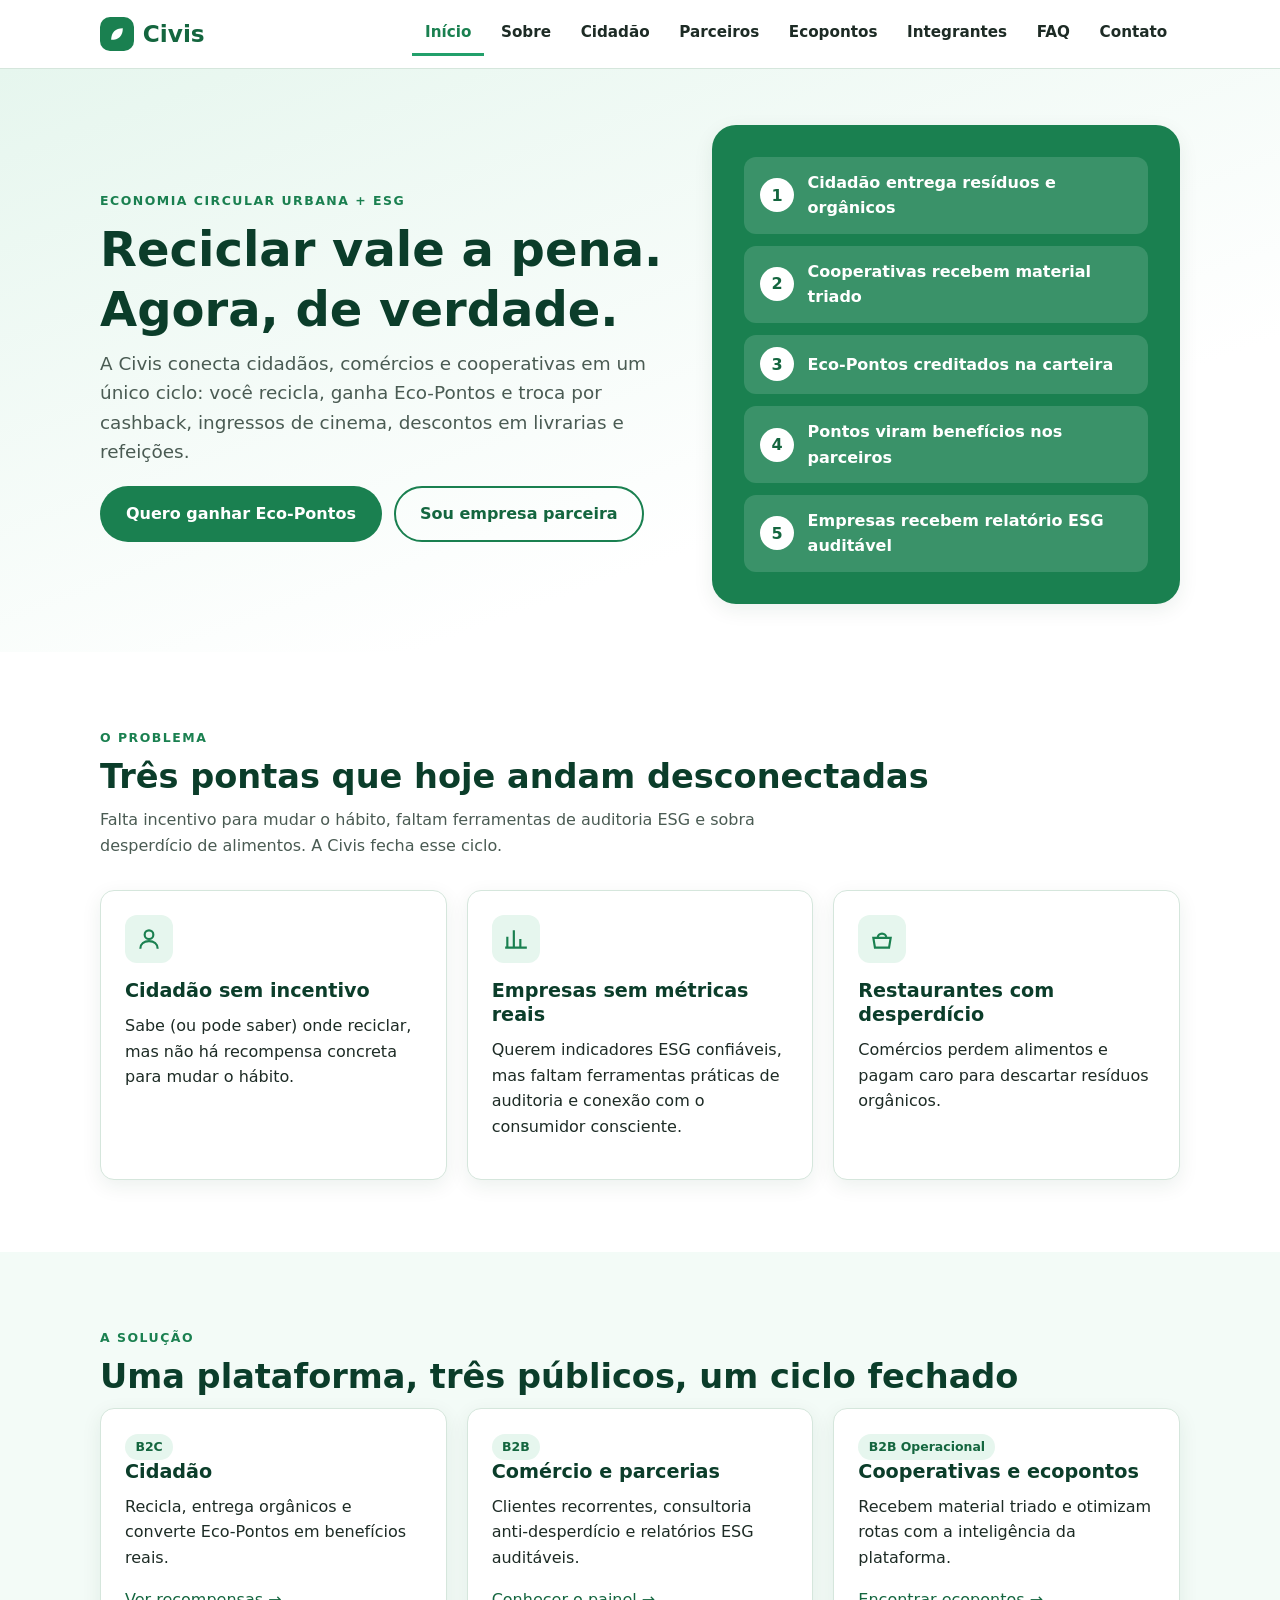
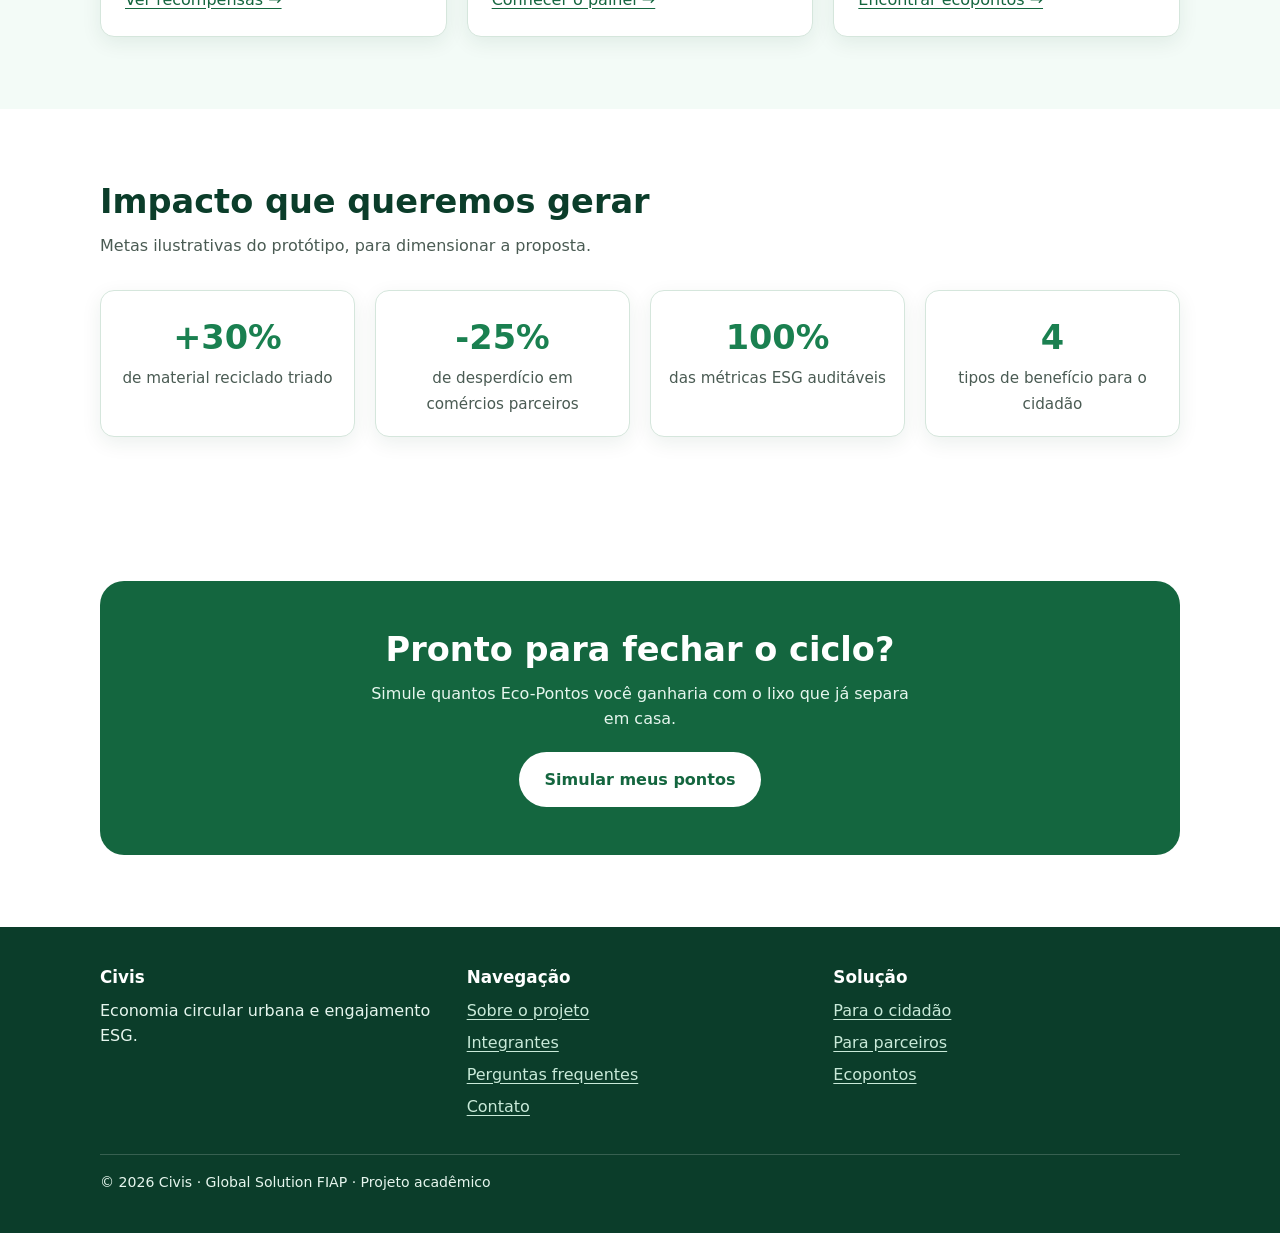
<file: index.html>
<!DOCTYPE html>
<html lang="pt-BR">

<head>
    <meta charset="UTF-8">
    <meta name="viewport" content="width=device-width, initial-scale=1.0">
    <meta name="description"
        content="Civis: plataforma de economia circular urbana que transforma reciclagem em benefícios reais e métricas ESG auditáveis.">
    <title>Civis | Economia circular que recompensa</title>
    <link rel="stylesheet" href="css/style.css">
    <script src="js/main.js" defer></script>
</head>

<body>
    <a class="skip-link" href="#conteudo">Pular para o conteúdo</a>

    <header class="site-header">
        <div class="container site-header__inner">
            <a class="logo" href="index.html" aria-label="Civis - página inicial">
                <span class="logo__icon" aria-hidden="true"><svg viewBox="0 0 24 24">
                        <path d="M5 19c0-9 5-14 14-14 0 9-5 14-14 14z" fill="#fff" />
                    </svg></span>
                Civis
            </a>
            <button class="nav-toggle" type="button" aria-expanded="false" aria-controls="menu-principal"
                aria-label="Abrir menu">
                <span class="nav-toggle__bar"></span><span class="nav-toggle__bar"></span><span
                    class="nav-toggle__bar"></span>
            </button>
            <nav class="nav" id="menu-principal" aria-label="Menu principal">
                <ul class="nav__list">
                    <li><a class="nav__link" href="index.html" aria-current="page">Início</a></li>
                    <li><a class="nav__link" href="sobre.html">Sobre</a></li>
                    <li><a class="nav__link" href="cidadao.html">Cidadão</a></li>
                    <li><a class="nav__link" href="parceiros.html">Parceiros</a></li>
                    <li><a class="nav__link" href="ecopontos.html">Ecopontos</a></li>
                    <li><a class="nav__link" href="integrantes.html">Integrantes</a></li>
                    <li><a class="nav__link" href="faq.html">FAQ</a></li>
                    <li><a class="nav__link" href="contato.html">Contato</a></li>
                </ul>
            </nav>
        </div>
    </header>

    <main id="conteudo">
        <section class="hero">
            <div class="container hero__grid">
                <div>
                    <span class="eyebrow">Economia circular urbana + ESG</span>
                    <h1>Reciclar vale a pena. Agora, de verdade.</h1>
                    <p class="hero__lead">A Civis conecta cidadãos, comércios e cooperativas em um único ciclo: você
                        recicla, ganha Eco-Pontos e troca por cashback, ingressos de cinema, descontos em livrarias e
                        refeições.</p>
                    <div class="btn-group">
                        <a class="btn btn--primary" href="cidadao.html">Quero ganhar Eco-Pontos</a>
                        <a class="btn btn--outline" href="parceiros.html">Sou empresa parceira</a>
                    </div>
                </div>
                <div class="hero__visual">
                    <ol class="cycle" aria-label="Como o ciclo da Civis funciona">
                        <li class="cycle__item"><span class="cycle__num">1</span> Cidadão entrega resíduos e orgânicos
                        </li>
                        <li class="cycle__item"><span class="cycle__num">2</span> Cooperativas recebem material triado
                        </li>
                        <li class="cycle__item"><span class="cycle__num">3</span> Eco-Pontos creditados na carteira</li>
                        <li class="cycle__item"><span class="cycle__num">4</span> Pontos viram benefícios nos parceiros
                        </li>
                        <li class="cycle__item"><span class="cycle__num">5</span> Empresas recebem relatório ESG
                            auditável</li>
                    </ol>
                </div>
            </div>
        </section>

        <section class="section" aria-labelledby="titulo-problema">
            <div class="container">
                <span class="eyebrow">O problema</span>
                <h2 id="titulo-problema">Três pontas que hoje andam desconectadas</h2>
                <p class="section__intro">Falta incentivo para mudar o hábito, faltam ferramentas de auditoria ESG e
                    sobra desperdício de alimentos. A Civis fecha esse ciclo.</p>
                <div class="grid grid--3">
                    <article class="card">
                        <div class="card__icon" aria-hidden="true"><svg viewBox="0 0 24 24" fill="none" stroke="#1a8050"
                                stroke-width="2">
                                <circle cx="12" cy="8" r="4" />
                                <path d="M4 21c0-4.5 3.5-7 8-7s8 2.5 8 7" />
                            </svg></div>
                        <h3>Cidadão sem incentivo</h3>
                        <p>Sabe (ou pode saber) onde reciclar, mas não há recompensa concreta para mudar o hábito.</p>
                    </article>
                    <article class="card">
                        <div class="card__icon" aria-hidden="true"><svg viewBox="0 0 24 24" fill="none" stroke="#1a8050"
                                stroke-width="2">
                                <path d="M4 20V10M10 20V4M16 20v-8M22 20H2" />
                            </svg></div>
                        <h3>Empresas sem métricas reais</h3>
                        <p>Querem indicadores ESG confiáveis, mas faltam ferramentas práticas de auditoria e conexão com
                            o consumidor consciente.</p>
                    </article>
                    <article class="card">
                        <div class="card__icon" aria-hidden="true"><svg viewBox="0 0 24 24" fill="none" stroke="#1a8050"
                                stroke-width="2">
                                <path d="M4 11h16l-1.5 9h-13z" />
                                <path d="M8 11a4 4 0 0 1 8 0" />
                            </svg></div>
                        <h3>Restaurantes com desperdício</h3>
                        <p>Comércios perdem alimentos e pagam caro para descartar resíduos orgânicos.</p>
                    </article>
                </div>
            </div>
        </section>

        <section class="section section--alt" aria-labelledby="titulo-solucao">
            <div class="container">
                <span class="eyebrow">A solução</span>
                <h2 id="titulo-solucao">Uma plataforma, três públicos, um ciclo fechado</h2>
                <div class="grid grid--3">
                    <article class="card">
                        <span class="tag">B2C</span>
                        <h3>Cidadão</h3>
                        <p>Recicla, entrega orgânicos e converte Eco-Pontos em benefícios reais.</p>
                        <a href="cidadao.html">Ver recompensas →</a>
                    </article>
                    <article class="card">
                        <span class="tag">B2B</span>
                        <h3>Comércio e parcerias</h3>
                        <p>Clientes recorrentes, consultoria anti-desperdício e relatórios ESG auditáveis.</p>
                        <a href="parceiros.html">Conhecer o painel →</a>
                    </article>
                    <article class="card">
                        <span class="tag">B2B Operacional</span>
                        <h3>Cooperativas e ecopontos</h3>
                        <p>Recebem material triado e otimizam rotas com a inteligência da plataforma.</p>
                        <a href="ecopontos.html">Encontrar ecopontos →</a>
                    </article>
                </div>
            </div>
        </section>

        <section class="section" aria-labelledby="titulo-numeros">
            <div class="container">
                <h2 id="titulo-numeros">Impacto que queremos gerar</h2>
                <p class="section__intro">Metas ilustrativas do protótipo, para dimensionar a proposta.</p>
                <div class="grid grid--4">
                    <div class="card stat"><span class="stat__value">+30%</span><span class="stat__label">de material
                            reciclado triado</span></div>
                    <div class="card stat"><span class="stat__value">-25%</span><span class="stat__label">de desperdício
                            em comércios parceiros</span></div>
                    <div class="card stat"><span class="stat__value">100%</span><span class="stat__label">das métricas
                            ESG auditáveis</span></div>
                    <div class="card stat"><span class="stat__value">4</span><span class="stat__label">tipos de
                            benefício para o cidadão</span></div>
                </div>
            </div>
        </section>

        <section class="section">
            <div class="container">
                <div class="cta">
                    <h2>Pronto para fechar o ciclo?</h2>
                    <p>Simule quantos Eco-Pontos você ganharia com o lixo que já separa em casa.</p>
                    <div class="btn-group"><a class="btn btn--light" href="cidadao.html">Simular meus pontos</a></div>
                </div>
            </div>
        </section>
    </main>

    <footer class="site-footer">
        <div class="container">
            <div class="grid grid--3">
                <div>
                    <h2>Civis</h2>
                    <p>Economia circular urbana e engajamento ESG.</p>
                </div>
                <nav aria-label="Rodapé">
                    <h2>Navegação</h2>
                    <ul>
                        <li><a href="sobre.html">Sobre o projeto</a></li>
                        <li><a href="integrantes.html">Integrantes</a></li>
                        <li><a href="faq.html">Perguntas frequentes</a></li>
                        <li><a href="contato.html">Contato</a></li>
                    </ul>
                </nav>
                <div>
                    <h2>Solução</h2>
                    <ul>
                        <li><a href="cidadao.html">Para o cidadão</a></li>
                        <li><a href="parceiros.html">Para parceiros</a></li>
                        <li><a href="ecopontos.html">Ecopontos</a></li>
                    </ul>
                </div>
            </div>
            <p class="site-footer__bottom">© 2026 Civis · Global Solution FIAP · Projeto acadêmico</p>
        </div>
    </footer>
</body>

</html>
</file>
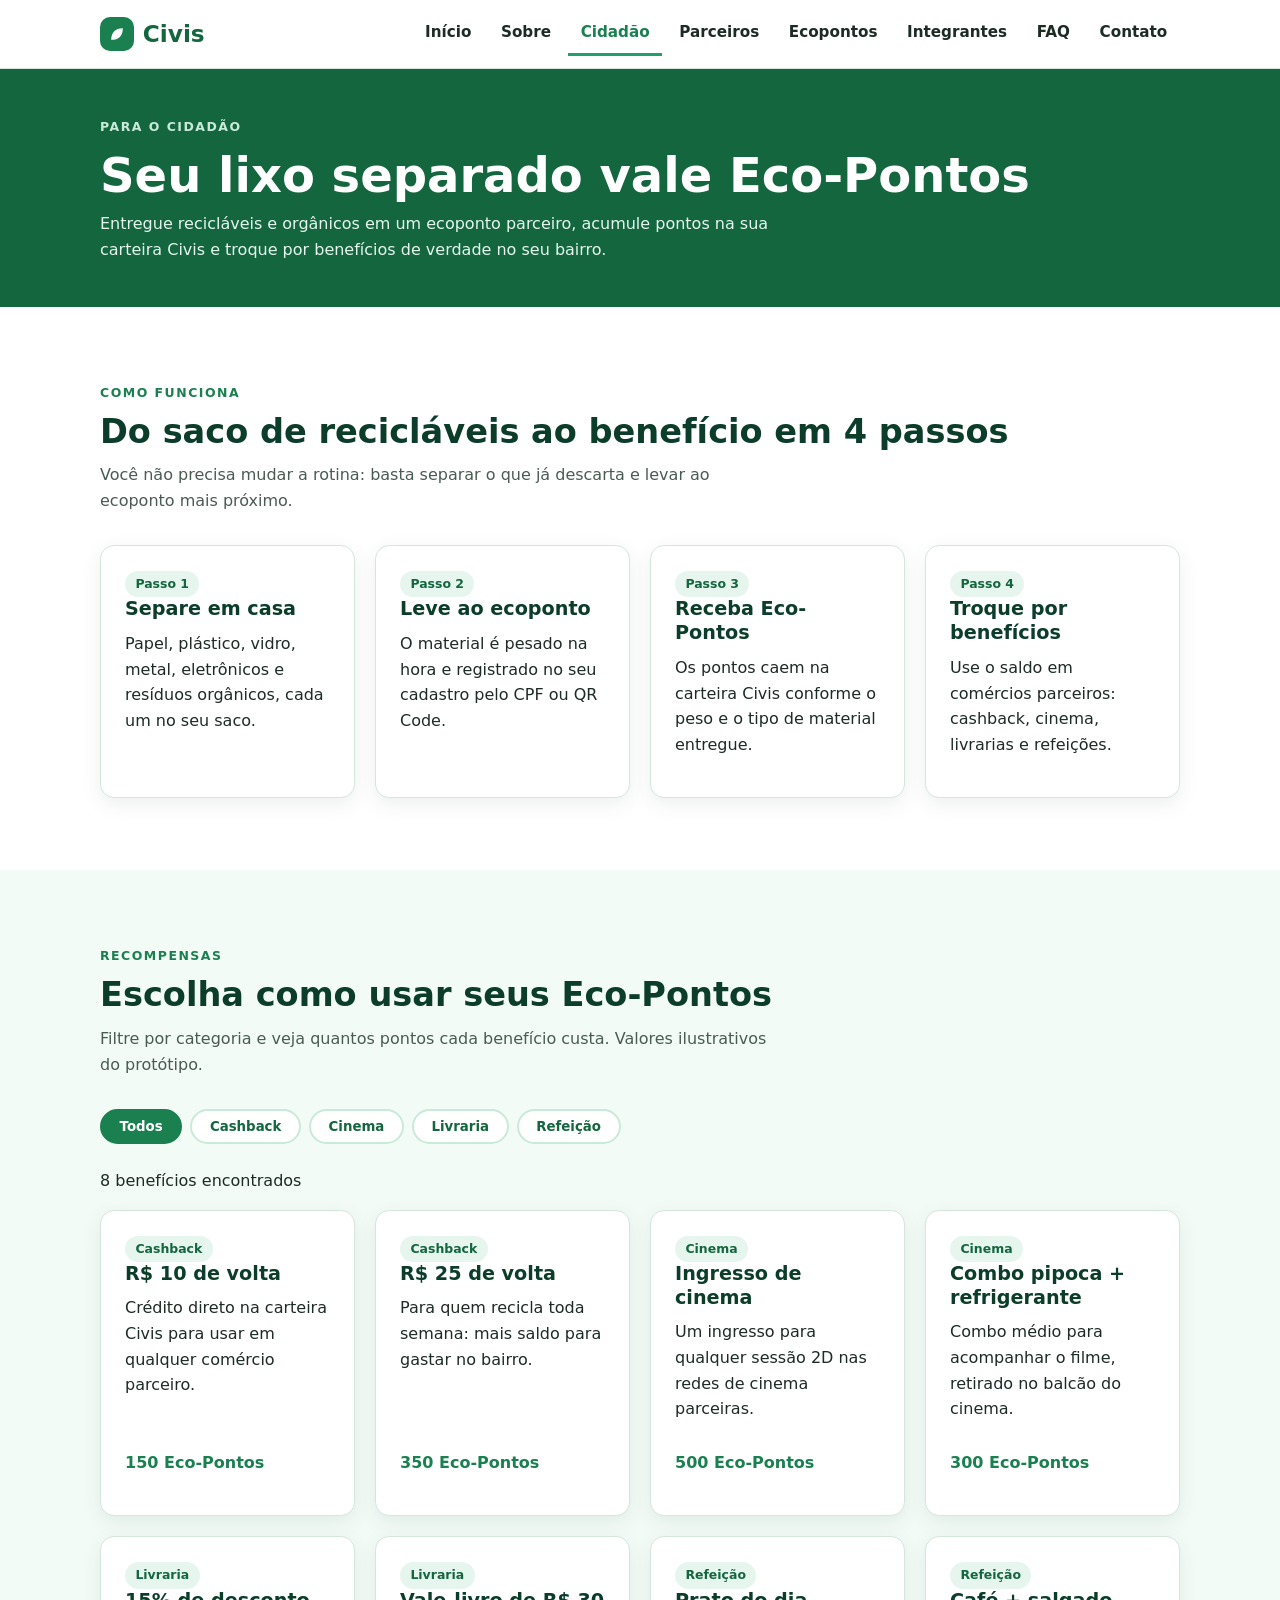
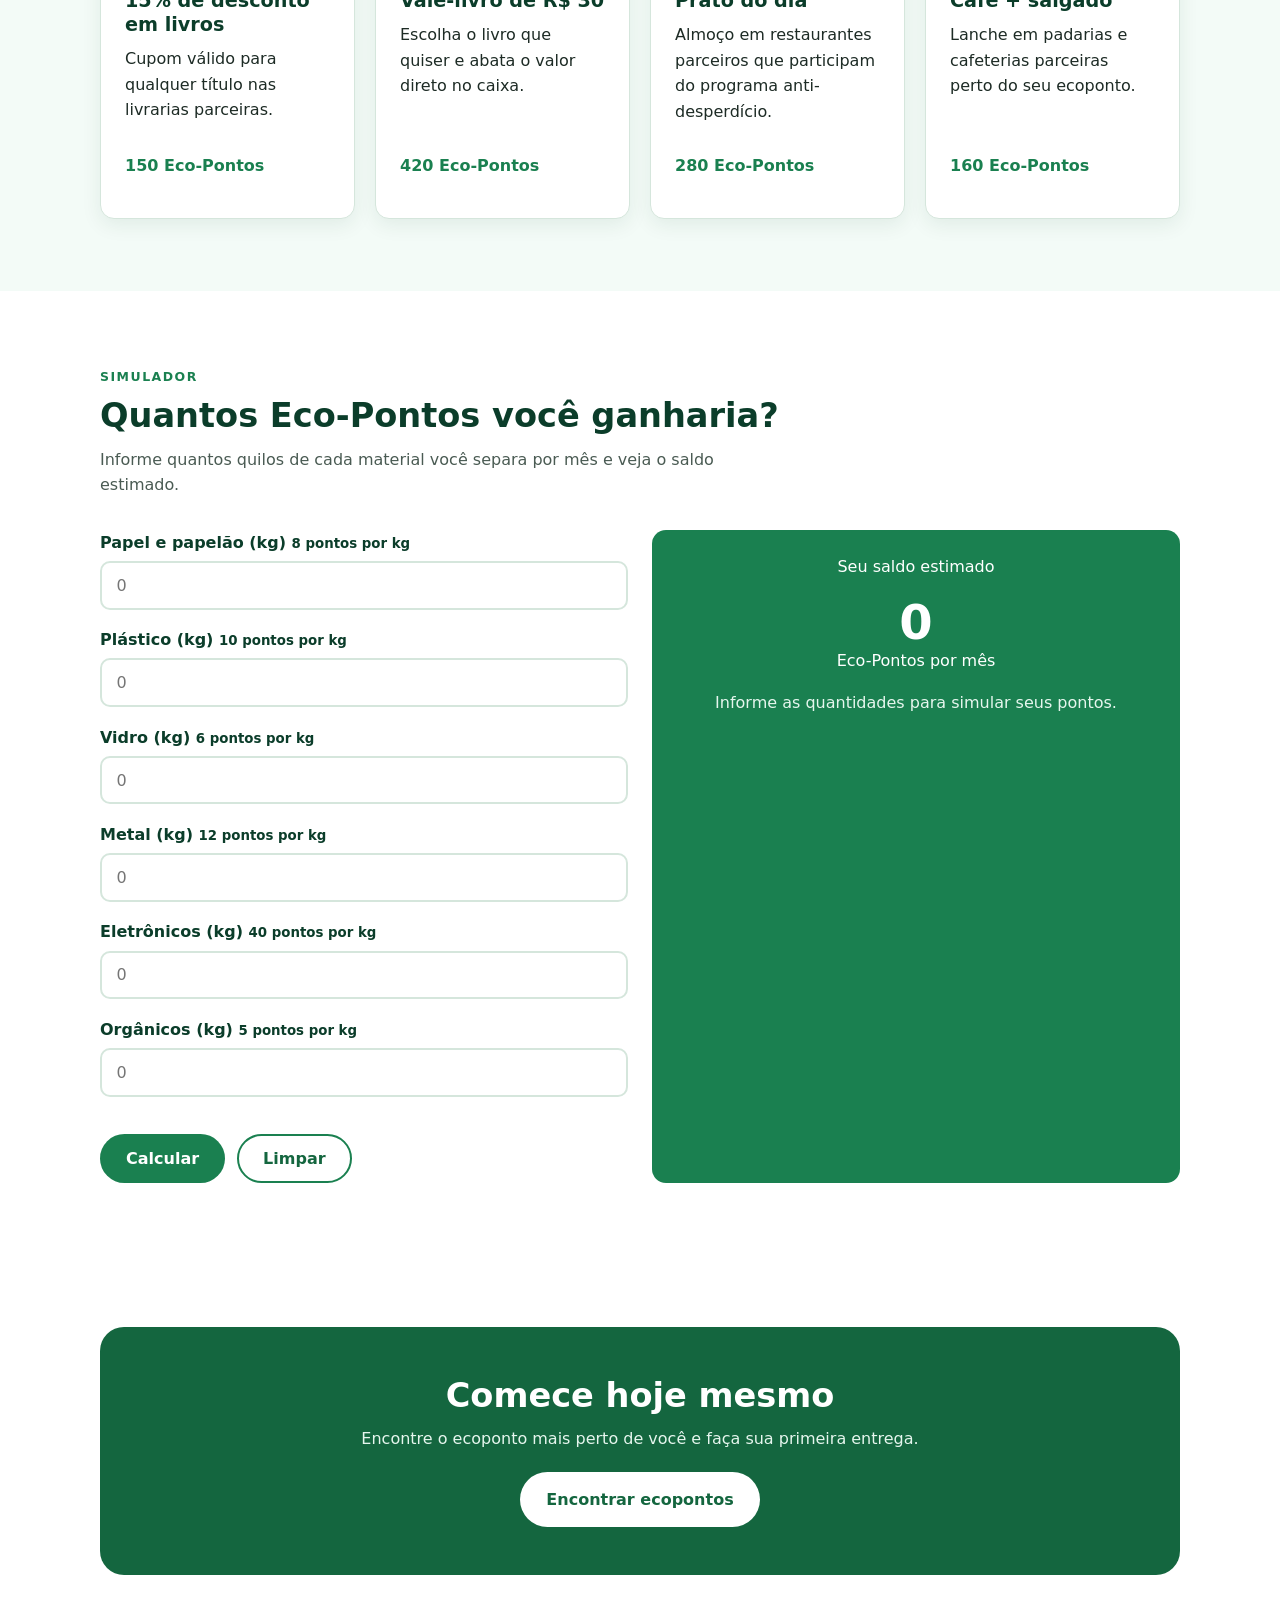
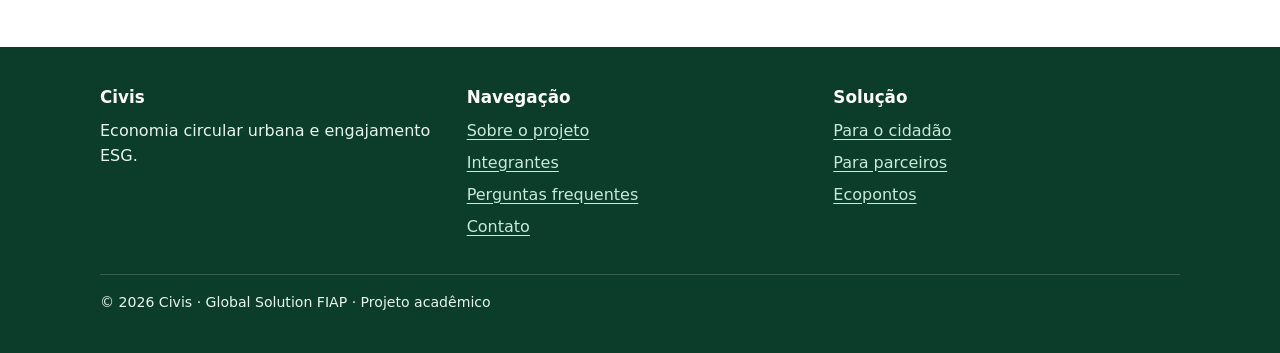
<file: cidadao.html>
<!DOCTYPE html>
<html lang="pt-BR">

<head>
    <meta charset="UTF-8">
    <meta name="viewport" content="width=device-width, initial-scale=1.0">
    <meta name="description"
        content="Civis para o cidadão: recicle, acumule Eco-Pontos e troque por cashback, cinema, livros e refeições.">
    <title>Cidadão | Civis</title>
    <link rel="stylesheet" href="css/style.css">
    <script src="js/main.js" defer></script>
</head>

<body>
    <a class="skip-link" href="#conteudo">Pular para o conteúdo</a>

    <header class="site-header">
        <div class="container site-header__inner">
            <a class="logo" href="index.html" aria-label="Civis - página inicial">
                <span class="logo__icon" aria-hidden="true"><svg viewBox="0 0 24 24">
                        <path d="M5 19c0-9 5-14 14-14 0 9-5 14-14 14z" fill="#fff" />
                    </svg></span>
                Civis
            </a>
            <button class="nav-toggle" type="button" aria-expanded="false" aria-controls="menu-principal"
                aria-label="Abrir menu">
                <span class="nav-toggle__bar"></span><span class="nav-toggle__bar"></span><span
                    class="nav-toggle__bar"></span>
            </button>
            <nav class="nav" id="menu-principal" aria-label="Menu principal">
                <ul class="nav__list">
                    <li><a class="nav__link" href="index.html">Início</a></li>
                    <li><a class="nav__link" href="sobre.html">Sobre</a></li>
                    <li><a class="nav__link" href="cidadao.html" aria-current="page">Cidadão</a></li>
                    <li><a class="nav__link" href="parceiros.html">Parceiros</a></li>
                    <li><a class="nav__link" href="ecopontos.html">Ecopontos</a></li>
                    <li><a class="nav__link" href="integrantes.html">Integrantes</a></li>
                    <li><a class="nav__link" href="faq.html">FAQ</a></li>
                    <li><a class="nav__link" href="contato.html">Contato</a></li>
                </ul>
            </nav>
        </div>
    </header>

    <main id="conteudo">
        <section class="page-hero">
            <div class="container">
                <span class="eyebrow">Para o cidadão</span>
                <h1>Seu lixo separado vale Eco-Pontos</h1>
                <p>Entregue recicláveis e orgânicos em um ecoponto parceiro, acumule pontos na sua carteira Civis e
                    troque por benefícios de verdade no seu bairro.</p>
            </div>
        </section>

        <section class="section" aria-labelledby="titulo-como">
            <div class="container">
                <span class="eyebrow">Como funciona</span>
                <h2 id="titulo-como">Do saco de recicláveis ao benefício em 4 passos</h2>
                <p class="section__intro">Você não precisa mudar a rotina: basta separar o que já descarta e levar ao
                    ecoponto mais próximo.</p>
                <div class="grid grid--4">
                    <article class="card">
                        <span class="tag">Passo 1</span>
                        <h3>Separe em casa</h3>
                        <p>Papel, plástico, vidro, metal, eletrônicos e resíduos orgânicos, cada um no seu saco.</p>
                    </article>
                    <article class="card">
                        <span class="tag">Passo 2</span>
                        <h3>Leve ao ecoponto</h3>
                        <p>O material é pesado na hora e registrado no seu cadastro pelo CPF ou QR Code.</p>
                    </article>
                    <article class="card">
                        <span class="tag">Passo 3</span>
                        <h3>Receba Eco-Pontos</h3>
                        <p>Os pontos caem na carteira Civis conforme o peso e o tipo de material entregue.</p>
                    </article>
                    <article class="card">
                        <span class="tag">Passo 4</span>
                        <h3>Troque por benefícios</h3>
                        <p>Use o saldo em comércios parceiros: cashback, cinema, livrarias e refeições.</p>
                    </article>
                </div>
            </div>
        </section>

        <section class="section section--alt" aria-labelledby="titulo-recompensas">
            <div class="container">
                <span class="eyebrow">Recompensas</span>
                <h2 id="titulo-recompensas">Escolha como usar seus Eco-Pontos</h2>
                <p class="section__intro">Filtre por categoria e veja quantos pontos cada benefício custa. Valores
                    ilustrativos do protótipo.</p>
                <div class="filter-bar" role="group" aria-label="Filtrar recompensas por categoria">
                    <button class="filter-btn" type="button" data-filtro="todos" aria-pressed="true">Todos</button>
                    <button class="filter-btn" type="button" data-filtro="cashback"
                        aria-pressed="false">Cashback</button>
                    <button class="filter-btn" type="button" data-filtro="cinema" aria-pressed="false">Cinema</button>
                    <button class="filter-btn" type="button" data-filtro="livraria"
                        aria-pressed="false">Livraria</button>
                    <button class="filter-btn" type="button" data-filtro="refeicao"
                        aria-pressed="false">Refeição</button>
                </div>
                <p id="contador-recompensas" aria-live="polite">8 benefícios encontrados</p>
                <div class="grid grid--4">
                    <article class="card reward" data-categoria="cashback">
                        <div><span class="tag">Cashback</span></div>
                        <h3>R$ 10 de volta</h3>
                        <p>Crédito direto na carteira Civis para usar em qualquer comércio parceiro.</p>
                        <p class="reward__cost">150 Eco-Pontos</p>
                    </article>
                    <article class="card reward" data-categoria="cashback">
                        <div><span class="tag">Cashback</span></div>
                        <h3>R$ 25 de volta</h3>
                        <p>Para quem recicla toda semana: mais saldo para gastar no bairro.</p>
                        <p class="reward__cost">350 Eco-Pontos</p>
                    </article>
                    <article class="card reward" data-categoria="cinema">
                        <div><span class="tag">Cinema</span></div>
                        <h3>Ingresso de cinema</h3>
                        <p>Um ingresso para qualquer sessão 2D nas redes de cinema parceiras.</p>
                        <p class="reward__cost">500 Eco-Pontos</p>
                    </article>
                    <article class="card reward" data-categoria="cinema">
                        <div><span class="tag">Cinema</span></div>
                        <h3>Combo pipoca + refrigerante</h3>
                        <p>Combo médio para acompanhar o filme, retirado no balcão do cinema.</p>
                        <p class="reward__cost">300 Eco-Pontos</p>
                    </article>
                    <article class="card reward" data-categoria="livraria">
                        <div><span class="tag">Livraria</span></div>
                        <h3>15% de desconto em livros</h3>
                        <p>Cupom válido para qualquer título nas livrarias parceiras.</p>
                        <p class="reward__cost">150 Eco-Pontos</p>
                    </article>
                    <article class="card reward" data-categoria="livraria">
                        <div><span class="tag">Livraria</span></div>
                        <h3>Vale-livro de R$ 30</h3>
                        <p>Escolha o livro que quiser e abata o valor direto no caixa.</p>
                        <p class="reward__cost">420 Eco-Pontos</p>
                    </article>
                    <article class="card reward" data-categoria="refeicao">
                        <div><span class="tag">Refeição</span></div>
                        <h3>Prato do dia</h3>
                        <p>Almoço em restaurantes parceiros que participam do programa anti-desperdício.</p>
                        <p class="reward__cost">280 Eco-Pontos</p>
                    </article>
                    <article class="card reward" data-categoria="refeicao">
                        <div><span class="tag">Refeição</span></div>
                        <h3>Café + salgado</h3>
                        <p>Lanche em padarias e cafeterias parceiras perto do seu ecoponto.</p>
                        <p class="reward__cost">160 Eco-Pontos</p>
                    </article>
                </div>
            </div>
        </section>

        <section class="section" aria-labelledby="titulo-calculadora">
            <div class="container">
                <span class="eyebrow">Simulador</span>
                <h2 id="titulo-calculadora">Quantos Eco-Pontos você ganharia?</h2>
                <p class="section__intro">Informe quantos quilos de cada material você separa por mês e veja o saldo
                    estimado.</p>
                <div class="calc">
                    <form class="form" id="calc-form" novalidate>
                        <div class="form__group">
                            <label for="kg-papel">Papel e papelão (kg) <small>8 pontos por kg</small></label>
                            <input type="number" id="kg-papel" name="kg-papel" min="0" step="0.1" inputmode="decimal"
                                placeholder="0">
                        </div>
                        <div class="form__group">
                            <label for="kg-plastico">Plástico (kg) <small>10 pontos por kg</small></label>
                            <input type="number" id="kg-plastico" name="kg-plastico" min="0" step="0.1"
                                inputmode="decimal" placeholder="0">
                        </div>
                        <div class="form__group">
                            <label for="kg-vidro">Vidro (kg) <small>6 pontos por kg</small></label>
                            <input type="number" id="kg-vidro" name="kg-vidro" min="0" step="0.1" inputmode="decimal"
                                placeholder="0">
                        </div>
                        <div class="form__group">
                            <label for="kg-metal">Metal (kg) <small>12 pontos por kg</small></label>
                            <input type="number" id="kg-metal" name="kg-metal" min="0" step="0.1" inputmode="decimal"
                                placeholder="0">
                        </div>
                        <div class="form__group">
                            <label for="kg-eletronico">Eletrônicos (kg) <small>40 pontos por kg</small></label>
                            <input type="number" id="kg-eletronico" name="kg-eletronico" min="0" step="0.1"
                                inputmode="decimal" placeholder="0">
                        </div>
                        <div class="form__group">
                            <label for="kg-organico">Orgânicos (kg) <small>5 pontos por kg</small></label>
                            <input type="number" id="kg-organico" name="kg-organico" min="0" step="0.1"
                                inputmode="decimal" placeholder="0">
                        </div>
                        <div class="btn-group">
                            <button class="btn btn--primary" type="submit">Calcular</button>
                            <button class="btn btn--outline" type="reset">Limpar</button>
                        </div>
                    </form>
                    <div class="calc__result" aria-live="polite">
                        <p>Seu saldo estimado</p>
                        <span class="calc__points" id="calc-pontos">0</span>
                        <p>Eco-Pontos por mês</p>
                        <p class="calc__eq" id="calc-equivalencia">Informe as quantidades para simular seus pontos.</p>
                    </div>
                </div>
            </div>
        </section>

        <section class="section">
            <div class="container">
                <div class="cta">
                    <h2>Comece hoje mesmo</h2>
                    <p>Encontre o ecoponto mais perto de você e faça sua primeira entrega.</p>
                    <div class="btn-group">
                        <a class="btn btn--light" href="ecopontos.html">Encontrar ecopontos</a>
                    </div>
                </div>
            </div>
        </section>
    </main>

    <footer class="site-footer">
        <div class="container">
            <div class="grid grid--3">
                <div>
                    <h2>Civis</h2>
                    <p>Economia circular urbana e engajamento ESG.</p>
                </div>
                <nav aria-label="Rodapé">
                    <h2>Navegação</h2>
                    <ul>
                        <li><a href="sobre.html">Sobre o projeto</a></li>
                        <li><a href="integrantes.html">Integrantes</a></li>
                        <li><a href="faq.html">Perguntas frequentes</a></li>
                        <li><a href="contato.html">Contato</a></li>
                    </ul>
                </nav>
                <div>
                    <h2>Solução</h2>
                    <ul>
                        <li><a href="cidadao.html">Para o cidadão</a></li>
                        <li><a href="parceiros.html">Para parceiros</a></li>
                        <li><a href="ecopontos.html">Ecopontos</a></li>
                    </ul>
                </div>
            </div>
            <p class="site-footer__bottom">© 2026 Civis · Global Solution FIAP · Projeto acadêmico</p>
        </div>
    </footer>
</body>

</html>
</file>
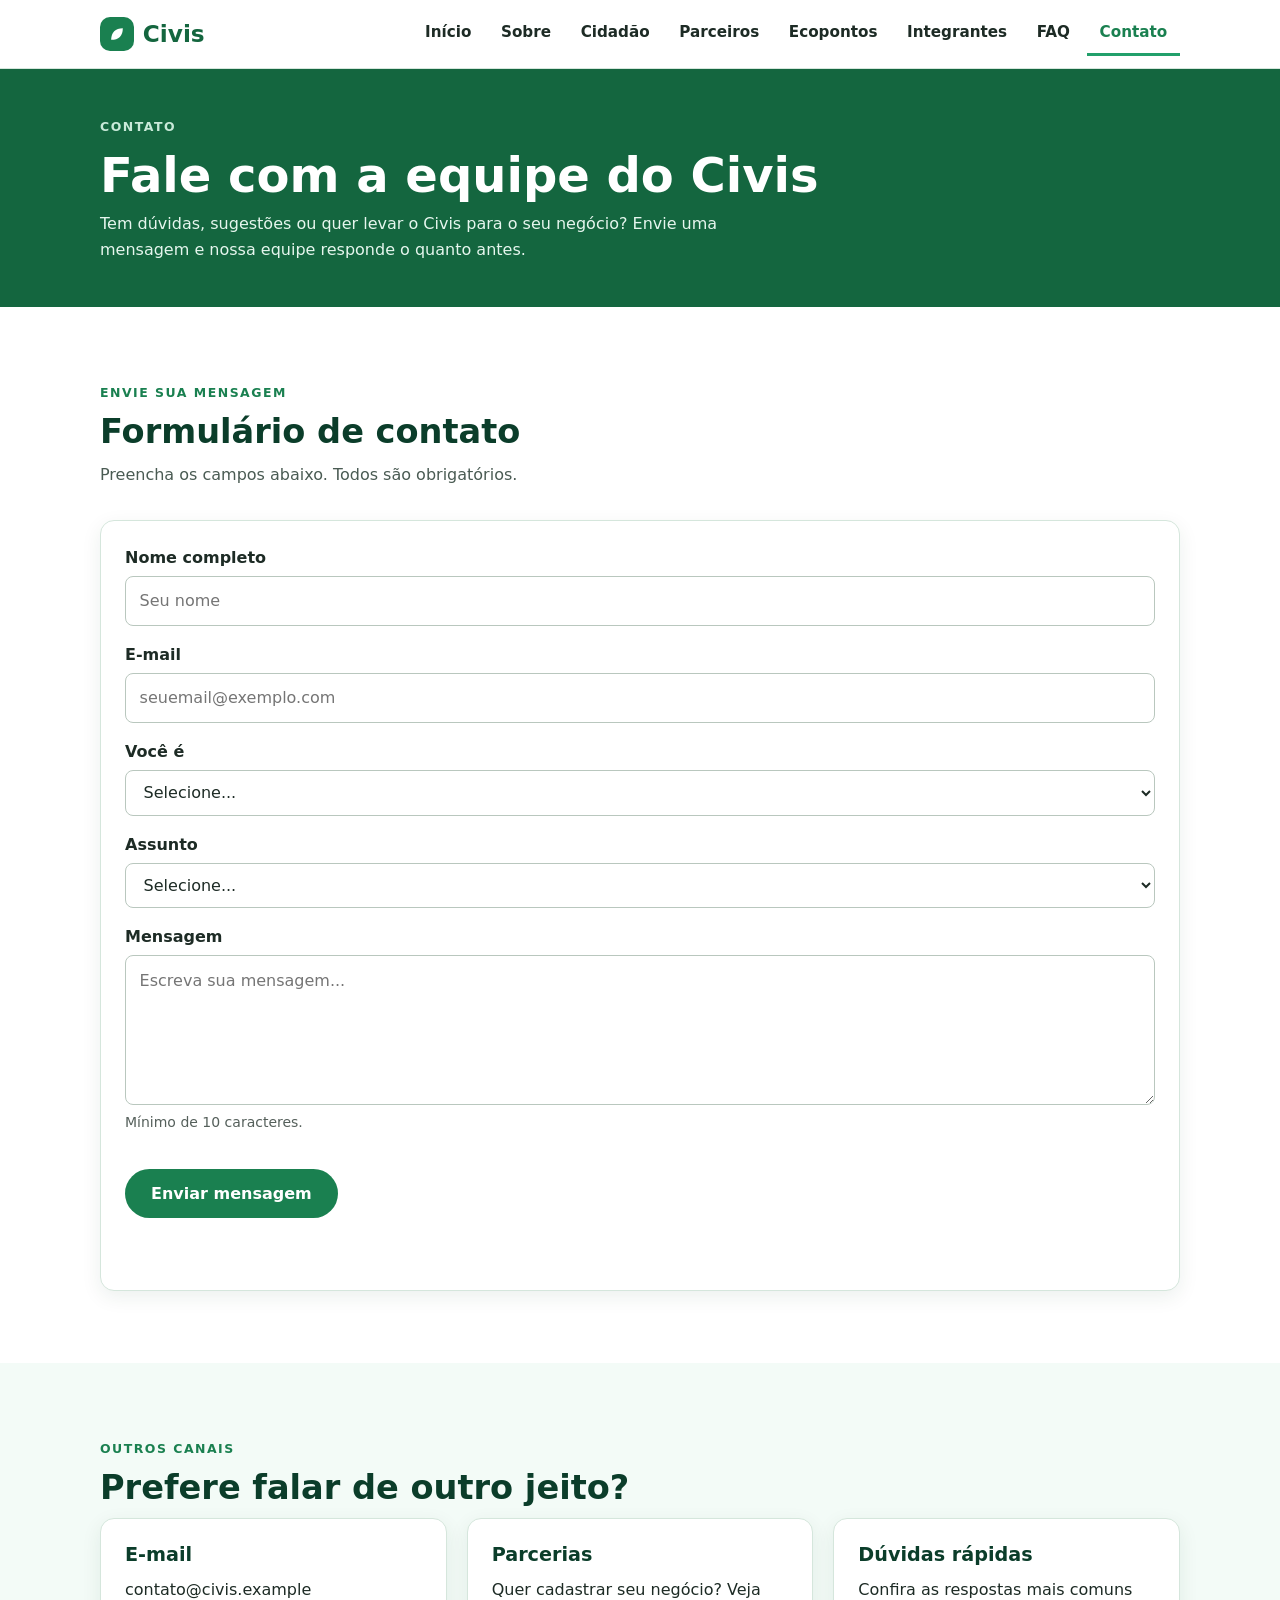
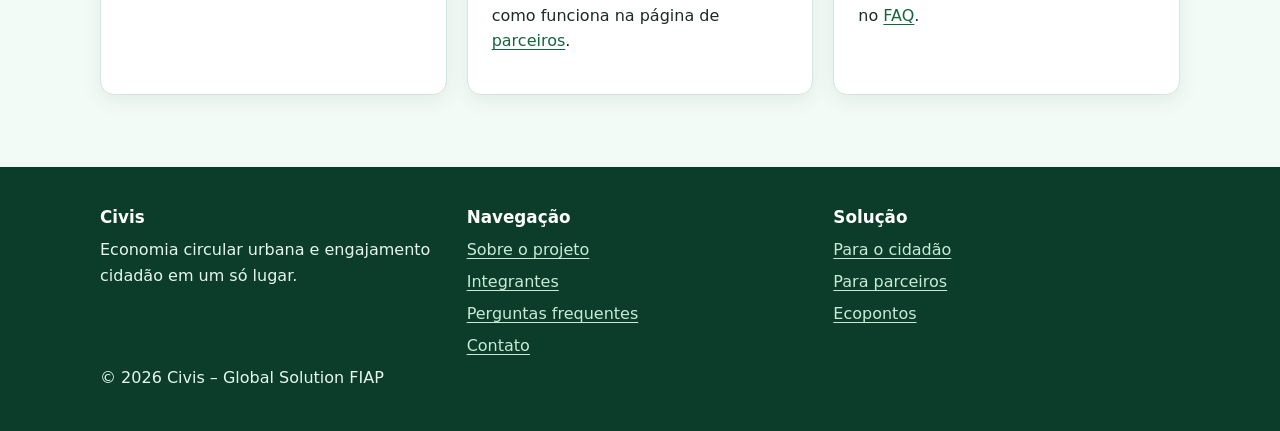
<file: contato.html>
<!DOCTYPE html>
<html lang="pt-BR">

<head>
    <meta charset="UTF-8">
    <meta name="viewport" content="width=device-width, initial-scale=1.0">
    <meta name="description"
        content="Fale com a equipe do Civis: tire dúvidas, envie sugestões ou solicite informações sobre ecopontos e parcerias.">
    <title>Contato | Civis</title>
    <link rel="stylesheet" href="css/style.css">
    <script src="js/main.js" defer></script>
    <style>
        .form-contato {

            display: grid;

            gap: 1rem;

        }

        .form-contato .campo {

            display: grid;

            gap: 0.35rem;

        }

        .form-contato label {

            font-weight: 600;

        }

        .form-contato input,

        .form-contato select,

        .form-contato textarea {

            width: 100%;

            padding: 0.7rem 0.85rem;

            border: 1px solid #b9c7be;

            border-radius: 8px;

            font: inherit;

            background: #fff;

            color: inherit;

        }

        .form-contato textarea {

            min-height: 150px;

            resize: vertical;

        }

        .form-contato input:focus,

        .form-contato select:focus,

        .form-contato textarea:focus {

            outline: 2px solid currentColor;

            outline-offset: 2px;

        }

        .form-contato .ajuda {

            font-size: 0.875rem;

            opacity: 0.75;

        }

        .form-feedback {

            margin-top: 1rem;

            font-weight: 600;

        }
    </style>
</head>

<body>
    <a class="skip-link" href="#conteudo">Pular para o conteúdo</a>
    <header class="site-header">
        <div class="container site-header__inner">
            <a class="logo" href="index.html" aria-label="Civis – página inicial">
                <span class="logo__icon" aria-hidden="true"><svg viewBox="0 0 24 24" width="20" height="20">
                        <path d="M5 19c0-9 5-14 14-14 0 9-5 14-14 14z" fill="#fff" />
                    </svg></span>

                Civis
            </a>
            <button class="nav-toggle" type="button" aria-expanded="false" aria-controls="menu-principal"
                aria-label="Abrir menu">
                <span class="nav-toggle__bar"></span><span class="nav-toggle__bar"></span><span
                    class="nav-toggle__bar"></span>
            </button>
            <nav class="nav" id="menu-principal" aria-label="Menu principal">
                <ul class="nav__list">
                    <li><a class="nav__link" href="index.html">Início</a></li>
                    <li><a class="nav__link" href="sobre.html">Sobre</a></li>
                    <li><a class="nav__link" href="cidadao.html">Cidadão</a></li>
                    <li><a class="nav__link" href="parceiros.html">Parceiros</a></li>
                    <li><a class="nav__link" href="ecopontos.html">Ecopontos</a></li>
                    <li><a class="nav__link" href="integrantes.html">Integrantes</a></li>
                    <li><a class="nav__link" href="faq.html">FAQ</a></li>
                    <li><a class="nav__link" href="contato.html" aria-current="page">Contato</a></li>
                </ul>
            </nav>
        </div>
    </header>
    <main id="conteudo">
        <section class="page-hero">
            <div class="container">
                <span class="eyebrow">Contato</span>
                <h1>Fale com a equipe do Civis</h1>
                <p>Tem dúvidas, sugestões ou quer levar o Civis para o seu negócio? Envie uma mensagem e nossa equipe

                    responde o quanto antes.</p>
            </div>
        </section>
        <section class="section" aria-labelledby="titulo-form">
            <div class="container">
                <span class="eyebrow">Envie sua mensagem</span>
                <h2 id="titulo-form">Formulário de contato</h2>
                <p class="section__intro">Preencha os campos abaixo. Todos são obrigatórios.</p>
                <div class="card">
                    <form class="form-contato" id="form-contato" action="#" method="post" novalidate>
                        <div class="campo">
                            <label for="nome">Nome completo</label>
                            <input type="text" id="nome" name="nome" autocomplete="name" placeholder="Seu nome"
                                required>
                        </div>
                        <div class="campo">
                            <label for="email">E-mail</label>
                            <input type="email" id="email" name="email" autocomplete="email"
                                placeholder="seuemail@exemplo.com" required>
                        </div>
                        <div class="campo">
                            <label for="perfil">Você é</label>
                            <select id="perfil" name="perfil" required>
                                <option value="">Selecione...</option>
                                <option value="cidadao">Cidadão</option>
                                <option value="parceiro">Comércio / empresa parceira</option>
                                <option value="ecoponto">Operador de ecoponto</option>
                                <option value="outro">Outro</option>
                            </select>
                        </div>
                        <div class="campo">
                            <label for="assunto">Assunto</label>
                            <select id="assunto" name="assunto" required>
                                <option value="">Selecione...</option>
                                <option value="duvida">Dúvida</option>
                                <option value="sugestao">Sugestão</option>
                                <option value="parceria">Quero ser parceiro</option>
                                <option value="ecopontos">Informações sobre ecopontos</option>
                                <option value="outro">Outro</option>
                            </select>
                        </div>
                        <div class="campo">
                            <label for="mensagem">Mensagem</label>
                            <textarea id="mensagem" name="mensagem" minlength="10" placeholder="Escreva sua mensagem..."
                                required></textarea>
                            <span class="ajuda">Mínimo de 10 caracteres.</span>
                        </div>
                        <div class="btn-group">
                            <button class="btn btn--primary" type="submit">Enviar mensagem</button>
                        </div>
                        <p class="form-feedback" id="form-feedback" role="status" aria-live="polite"></p>
                    </form>
                </div>
            </div>
        </section>
        <section class="section section--alt" aria-labelledby="titulo-canais">
            <div class="container">
                <span class="eyebrow">Outros canais</span>
                <h2 id="titulo-canais">Prefere falar de outro jeito?</h2>
                <div class="grid grid--3">
                    <article class="card">
                        <h3>E-mail</h3>
                        <p>contato@civis.example</p>
                    </article>
                    <article class="card">
                        <h3>Parcerias</h3>
                        <p>Quer cadastrar seu negócio? Veja como funciona na página de
                            <a href="parceiros.html">parceiros</a>.
                        </p>
                    </article>
                    <article class="card">
                        <h3>Dúvidas rápidas</h3>
                        <p>Confira as respostas mais comuns no <a href="faq.html">FAQ</a>.</p>
                    </article>
                </div>
            </div>
        </section>
    </main>
    <footer class="site-footer">
        <div class="container">
            <div class="grid grid--3">
                <div>
                    <h2>Civis</h2>
                    <p>Economia circular urbana e engajamento cidadão em um só lugar.</p>
                </div>
                <nav aria-label="Rodapé">
                    <h2>Navegação</h2>
                    <ul>
                        <li><a href="sobre.html">Sobre o projeto</a></li>
                        <li><a href="integrantes.html">Integrantes</a></li>
                        <li><a href="faq.html">Perguntas frequentes</a></li>
                        <li><a href="contato.html">Contato</a></li>
                    </ul>
                </nav>
                <div>
                    <h2>Solução</h2>
                    <ul>
                        <li><a href="cidadao.html">Para o cidadão</a></li>
                        <li><a href="parceiros.html">Para parceiros</a></li>
                        <li><a href="ecopontos.html">Ecopontos</a></li>
                    </ul>
                </div>
            </div>
            <p>&copy; 2026 Civis – Global Solution FIAP</p>
        </div>
    </footer>
    <script>

        (function () {

            var form = document.getElementById('form-contato');

            var feedback = document.getElementById('form-feedback');

            if (!form) return;

            form.addEventListener('submit', function (e) {

                e.preventDefault();

                if (!form.checkValidity()) {

                    feedback.textContent = 'Confira os campos: todos são obrigatórios e o e-mail precisa ser válido.';

                    var invalido = form.querySelector(':invalid');

                    if (invalido) invalido.focus();

                    return;

                }

                feedback.textContent = 'Mensagem enviada! Obrigado pelo contato, retornaremos em breve.';

                form.reset();

            });

        })();
    </script>
</body>

</html>
</file>
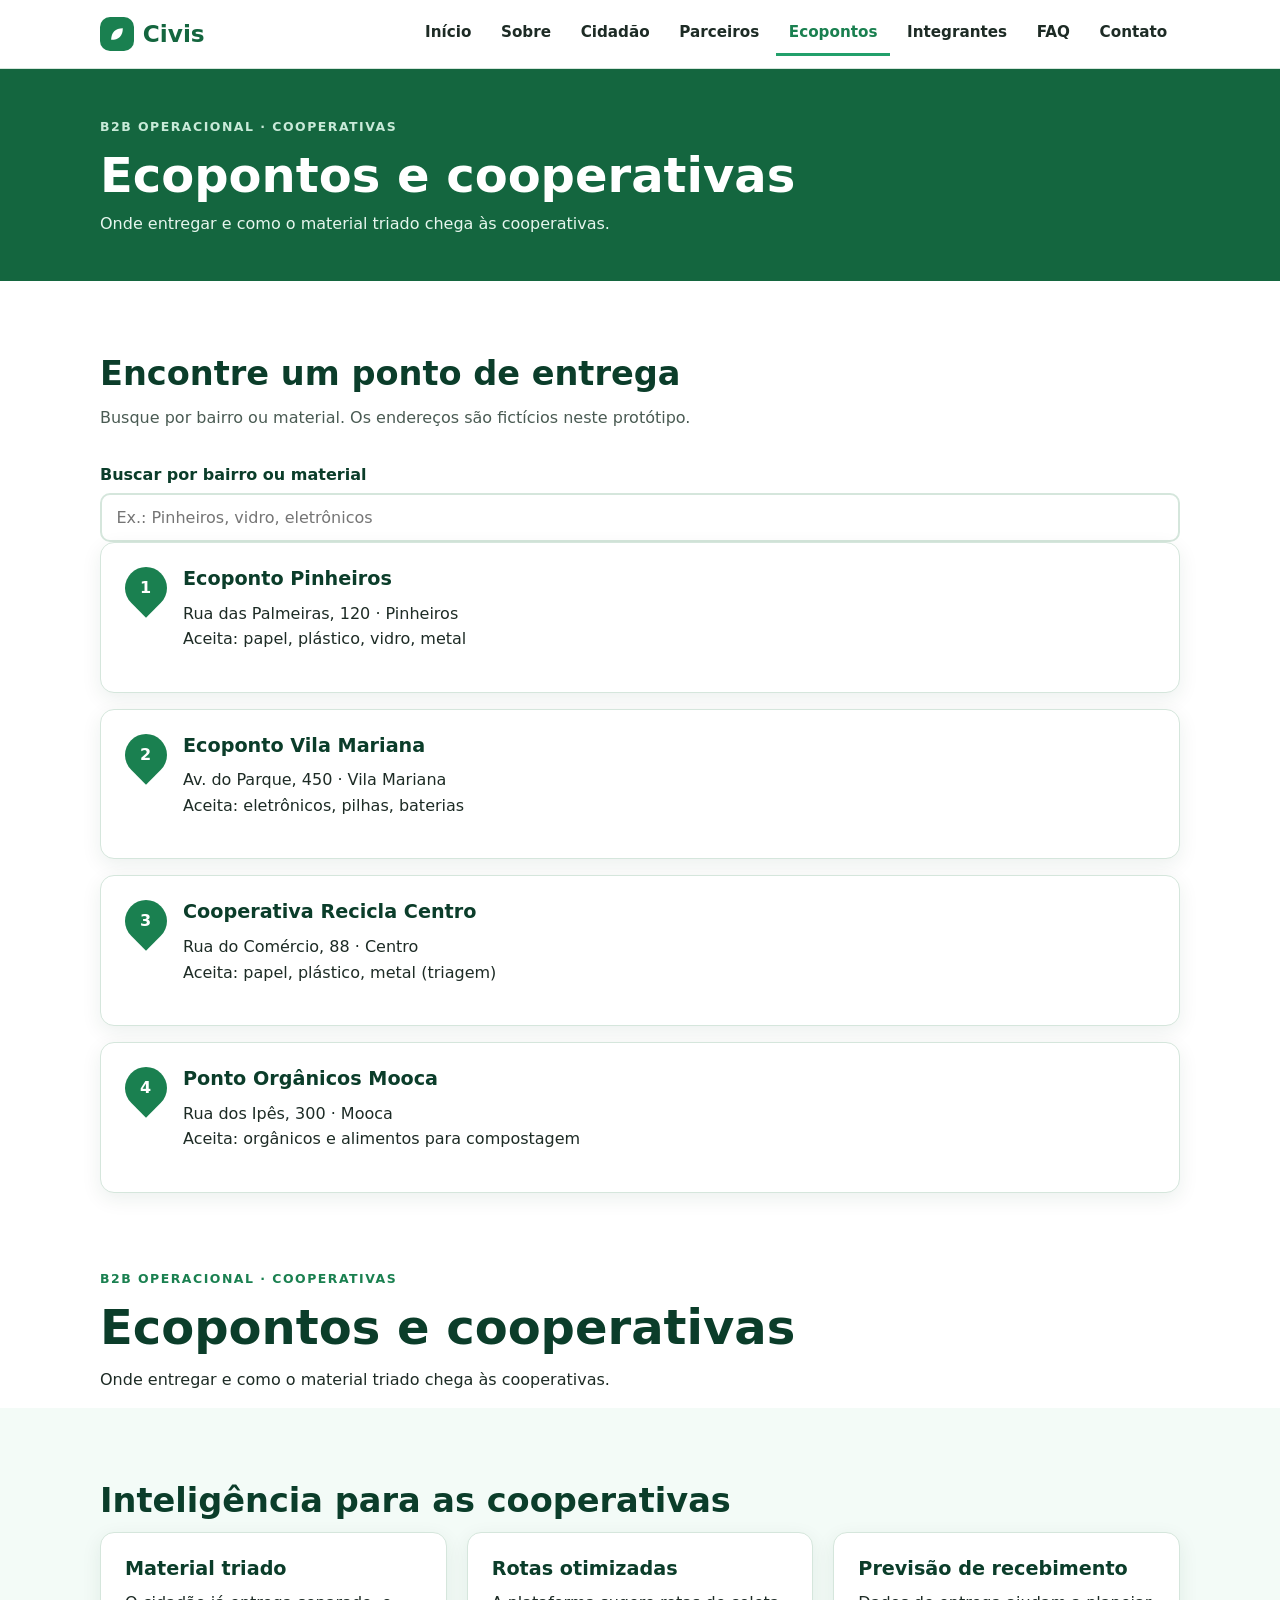
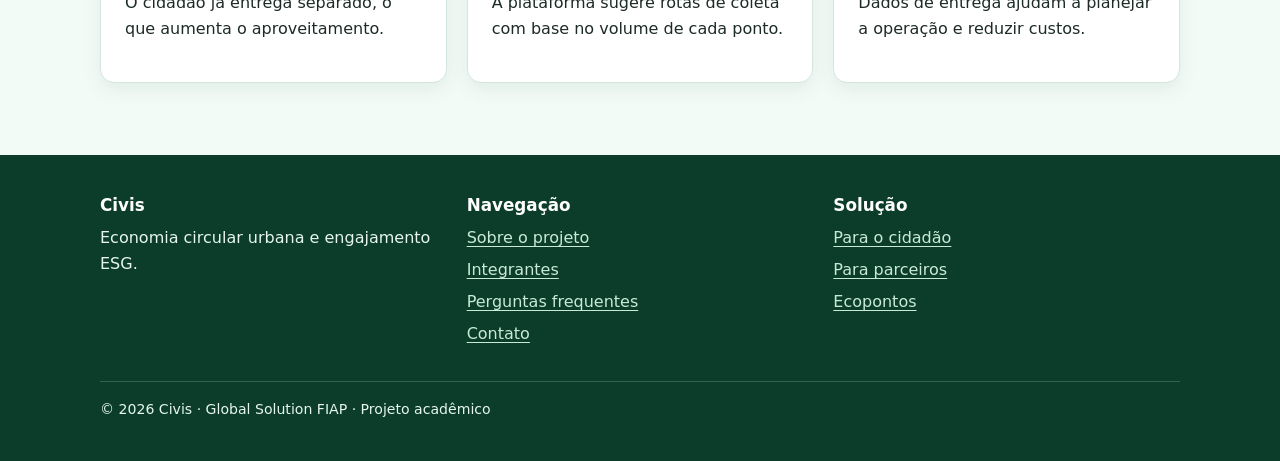
<file: ecopontos.html>
<!DOCTYPE html>
<html lang="pt-BR">

<head>
    <meta charset="UTF-8">
    <meta name="viewport" content="width=device-width, initial-scale=1.0">
    <meta name="description"
        content="Encontre ecopontos e cooperativas parceiras da Civis por bairro ou tipo de material.">
    <title>Ecopontos e cooperativas | Civis</title>
    <link rel="stylesheet" href="css/style.css">
    <script src="js/main.js" defer></script>
</head>

<body>
    <a class="skip-link" href="#conteudo">Pular para o conteúdo</a>

    <header class="site-header">
        <div class="container site-header__inner">
            <a class="logo" href="index.html" aria-label="Civis - página inicial">
                <span class="logo__icon" aria-hidden="true"><svg viewBox="0 0 24 24">
                        <path d="M5 19c0-9 5-14 14-14 0 9-5 14-14 14z" fill="#fff" />
                    </svg></span>
                Civis
            </a>
            <button class="nav-toggle" type="button" aria-expanded="false" aria-controls="menu-principal"
                aria-label="Abrir menu">
                <span class="nav-toggle__bar"></span><span class="nav-toggle__bar"></span><span
                    class="nav-toggle__bar"></span>
            </button>
            <nav class="nav" id="menu-principal" aria-label="Menu principal">
                <ul class="nav__list">
                    <li><a class="nav__link" href="index.html">Início</a></li>
                    <li><a class="nav__link" href="sobre.html">Sobre</a></li>
                    <li><a class="nav__link" href="cidadao.html">Cidadão</a></li>
                    <li><a class="nav__link" href="parceiros.html">Parceiros</a></li>
                    <li><a class="nav__link" href="ecopontos.html" aria-current="page">Ecopontos</a></li>
                    <li><a class="nav__link" href="integrantes.html">Integrantes</a></li>
                    <li><a class="nav__link" href="faq.html">FAQ</a></li>
                    <li><a class="nav__link" href="contato.html">Contato</a></li>
                </ul>
            </nav>
        </div>
    </header>

    <main id="conteudo">


           <section class="page-hero">
            <div class="container">
                <span class="eyebrow">B2B operacional · Cooperativas</span>
                <h1>Ecopontos e cooperativas</h1>
                <p>Onde entregar e como o material triado chega às cooperativas.</p>
            </div>
        </section>

            <section class="section" aria-labelledby="titulo-busca">
                <div class="container">
                    <h2 id="titulo-busca">Encontre um ponto de entrega</h2>
                    <p class="section__intro">Busque por bairro ou material. Os endereços são fictícios neste protótipo.
                    </p>

                    <div class="form">
                        <div class="form__group">
                            <label for="busca-ecoponto">Buscar por bairro ou material</label>
                            <input type="search" id="busca-ecoponto" placeholder="Ex.: Pinheiros, vidro, eletrônicos">
                        </div>
                    </div>

                    <div class="eco-list" aria-live="polite">
                        <article class="card eco">
                            <div class="eco__pin" aria-hidden="true"><span>1</span></div>
                            <div>
                                <h3>Ecoponto Pinheiros</h3>
                                <p>Rua das Palmeiras, 120 · Pinheiros<br>Aceita: papel, plástico, vidro, metal</p>
                            </div>
                        </article>

                        <article class="card eco">
                            <div class="eco__pin" aria-hidden="true"><span>2</span></div>
                            <div>
                                <h3>Ecoponto Vila Mariana</h3>
                                <p>Av. do Parque, 450 · Vila Mariana<br>Aceita: eletrônicos, pilhas, baterias</p>
                            </div>
                        </article>

                        <article class="card eco">
                            <div class="eco__pin" aria-hidden="true"><span>3</span></div>
                            <div>
                                <h3>Cooperativa Recicla Centro</h3>
                                <p>Rua do Comércio, 88 · Centro<br>Aceita: papel, plástico, metal (triagem)</p>
                            </div>
                        </article>

                        <article class="card eco">
                            <div class="eco__pin" aria-hidden="true"><span>4</span></div>
                            <div>
                                <h3>Ponto Orgânicos Mooca</h3>
                                <p>Rua dos Ipês, 300 · Mooca<br>Aceita: orgânicos e alimentos para compostagem</p>
                            </div>
                        </article>
                    </div>

                    <p id="eco-vazio" hidden>Nenhum ecoponto encontrado para essa busca.</p>
                </div>
            </section>


            <div class="container">
                <span class="eyebrow">B2B operacional · Cooperativas</span>
                <h1>Ecopontos e cooperativas</h1>
                <p>Onde entregar e como o material triado chega às cooperativas.</p>
            </div>
        </section>


        <section class="section section--alt" aria-labelledby="titulo-coop">
            <div class="container">
                <h2 id="titulo-coop">Inteligência para as cooperativas</h2>

                <div class="grid grid--3">
                    <article class="card">
                        <h3>Material triado</h3>
                        <p>O cidadão já entrega separado, o que aumenta o aproveitamento.</p>
                    </article>

                    <article class="card">
                        <h3>Rotas otimizadas</h3>
                        <p>A plataforma sugere rotas de coleta com base no volume de cada ponto.</p>
                    </article>

                    <article class="card">
                        <h3>Previsão de recebimento</h3>
                        <p>Dados de entrega ajudam a planejar a operação e reduzir custos.</p>
                    </article>
                </div>
            </div>
        </section>



    </main>

    <footer class="site-footer">
        <div class="container">
            <div class="grid grid--3">
                <div>
                    <h2>Civis</h2>
                    <p>Economia circular urbana e engajamento ESG.</p>
                </div>
                <nav aria-label="Rodapé">
                    <h2>Navegação</h2>
                    <ul>
                        <li><a href="sobre.html">Sobre o projeto</a></li>
                        <li><a href="integrantes.html">Integrantes</a></li>
                        <li><a href="faq.html">Perguntas frequentes</a></li>
                        <li><a href="contato.html">Contato</a></li>
                    </ul>
                </nav>
                <div>
                    <h2>Solução</h2>
                    <ul>
                        <li><a href="cidadao.html">Para o cidadão</a></li>
                        <li><a href="parceiros.html">Para parceiros</a></li>
                        <li><a href="ecopontos.html">Ecopontos</a></li>
                    </ul>
                </div>
            </div>
            <p class="site-footer__bottom">© 2026 Civis · Global Solution FIAP · Projeto acadêmico</p>
        </div>
    </footer>
</body>

</html>
</file>
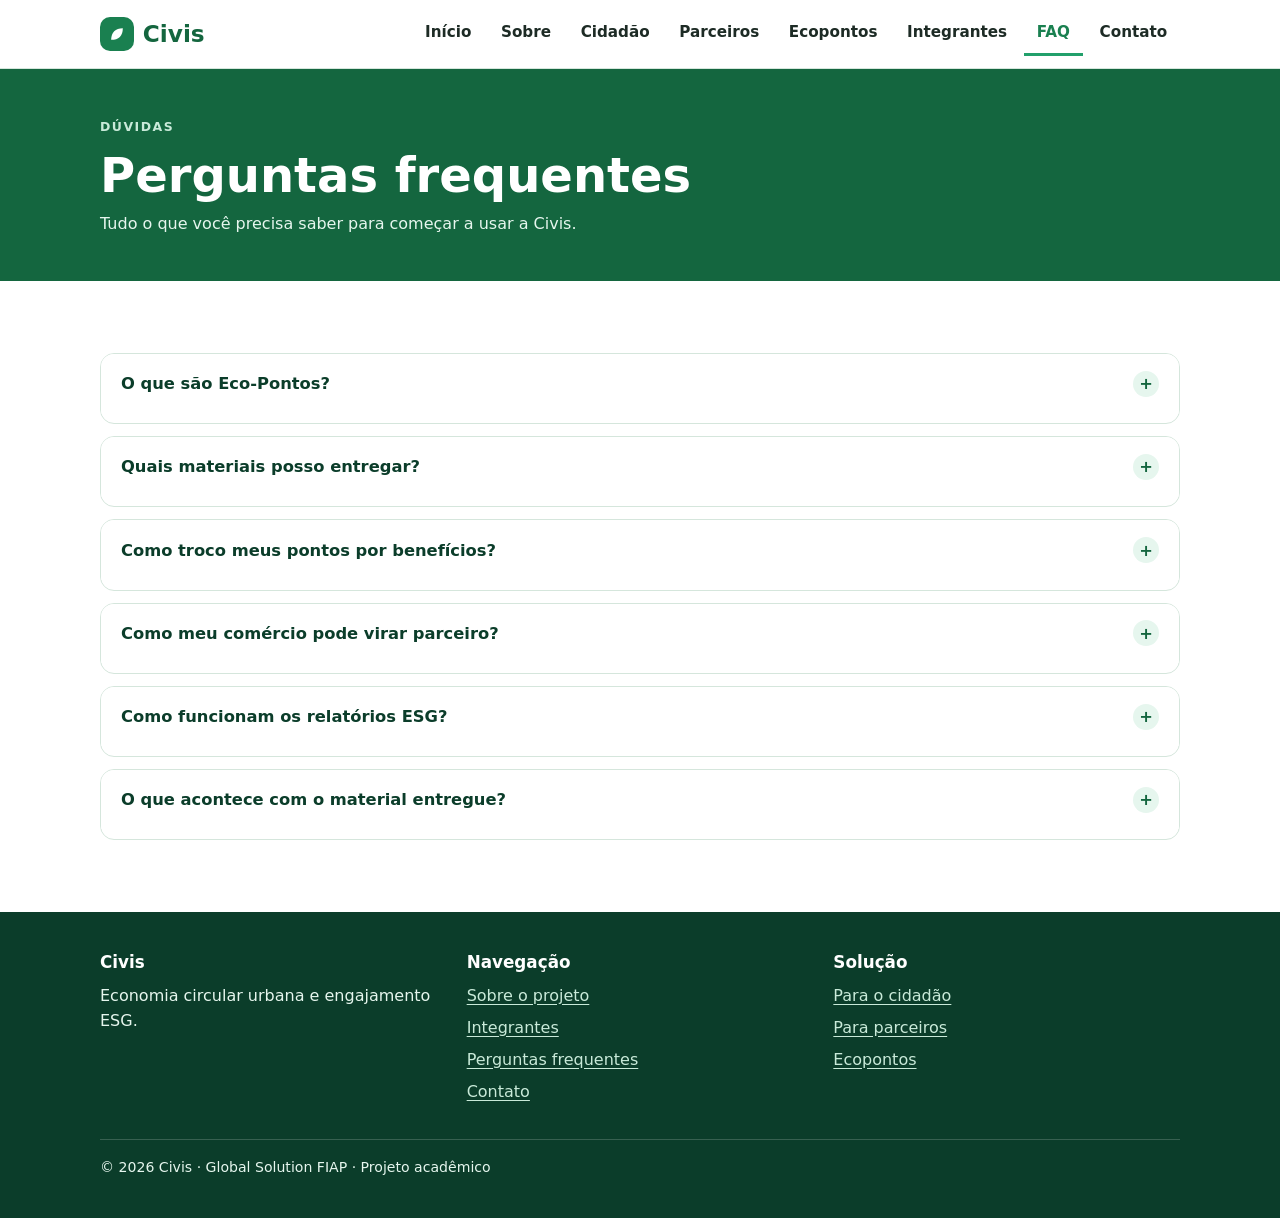
<file: faq.html>
<!DOCTYPE html>
<html lang="pt-BR">

<head>
    <meta charset="UTF-8">
    <meta name="viewport" content="width=device-width, initial-scale=1.0">
    <meta name="description"
        content="Perguntas frequentes sobre a Civis: Eco-Pontos, benefícios, parcerias, ESG e ecopontos.">
    <title>Perguntas frequentes | Civis</title>
    <link rel="stylesheet" href="css/style.css">
    <script src="js/main.js" defer></script>
</head>

<body>
    <a class="skip-link" href="#conteudo">Pular para o conteúdo</a>

    <header class="site-header">
        <div class="container site-header__inner">
            <a class="logo" href="index.html" aria-label="Civis - página inicial">
                <span class="logo__icon" aria-hidden="true"><svg viewBox="0 0 24 24">
                        <path d="M5 19c0-9 5-14 14-14 0 9-5 14-14 14z" fill="#fff" />
                    </svg></span>
                Civis
            </a>
            <button class="nav-toggle" type="button" aria-expanded="false" aria-controls="menu-principal"
                aria-label="Abrir menu">
                <span class="nav-toggle__bar"></span><span class="nav-toggle__bar"></span><span
                    class="nav-toggle__bar"></span>
            </button>
            <nav class="nav" id="menu-principal" aria-label="Menu principal">
                <ul class="nav__list">
                    <li><a class="nav__link" href="index.html">Início</a></li>
                    <li><a class="nav__link" href="sobre.html">Sobre</a></li>
                    <li><a class="nav__link" href="cidadao.html">Cidadão</a></li>
                    <li><a class="nav__link" href="parceiros.html">Parceiros</a></li>
                    <li><a class="nav__link" href="ecopontos.html">Ecopontos</a></li>
                    <li><a class="nav__link" href="integrantes.html">Integrantes</a></li>
                    <li><a class="nav__link" href="faq.html" aria-current="page">FAQ</a></li>
                    <li><a class="nav__link" href="contato.html">Contato</a></li>
                </ul>
            </nav>
        </div>
    </header>

    <main id="conteudo">


        <section class="page-hero">
            <div class="container">
                <span class="eyebrow">Dúvidas</span>
                <h1>Perguntas frequentes</h1>
                <p>Tudo o que você precisa saber para começar a usar a Civis.</p>
            </div>
        </section>

        <section class="section" aria-labelledby="titulo-faq">
            <div class="container">
                <h2 id="titulo-faq" class="sr-only">Perguntas e respostas</h2>
                <div class="accordion">


                    <div class="accordion__item">
                        <h3><button class="accordion__trigger" type="button" id="faq-t1" aria-expanded="false"
                                aria-controls="faq-p1">O que são Eco-Pontos?<span class="accordion__icon"
                                    aria-hidden="true">+</span></button></h3>
                        <div class="accordion__panel" id="faq-p1" role="region" aria-labelledby="faq-t1" hidden>
                            <p>São pontos que você acumula ao entregar resíduos recicláveis, especiais ou orgânicos em
                                um ecoponto ou parceiro. Eles funcionam como uma moeda dentro da rede Civis.</p>
                        </div>
                    </div>

                    <div class="accordion__item">
                        <h3><button class="accordion__trigger" type="button" id="faq-t2" aria-expanded="false"
                                aria-controls="faq-p2">Quais materiais posso entregar?<span class="accordion__icon"
                                    aria-hidden="true">+</span></button></h3>
                        <div class="accordion__panel" id="faq-p2" role="region" aria-labelledby="faq-t2" hidden>
                            <p>Resíduos secos (papel, plástico, vidro e metal), resíduos especiais (como eletrônicos) e
                                orgânicos ou alimentos próprios para resgate, conforme as regras de cada ecoponto.</p>
                        </div>
                    </div>


                    <!-- TERCEIRA PERGUNTA -->
                    <div class="accordion__item">
                        <h3>
                            <button class="accordion__trigger" type="button" id="faq-t3" aria-expanded="false"
                                aria-controls="faq-p3">
                                Como troco meus pontos por benefícios?
                                <span class="accordion__icon" aria-hidden="true">+</span>
                            </button>
                        </h3>

                        <div class="accordion__panel" id="faq-p3" role="region" aria-labelledby="faq-t3" hidden>
                            <p>Basta escolher o benefício no catálogo: cashback, ingressos de cinema, descontos em
                                livrarias ou resgate de refeições em restaurantes parceiros.</p>
                        </div>
                    </div>

                    <!-- QUARTA PERGUNTA -->
                    <div class="accordion__item">
                        <h3>
                            <button class="accordion__trigger" type="button" id="faq-t4" aria-expanded="false"
                                aria-controls="faq-p4">
                                Como meu comércio pode virar parceiro?
                                <span class="accordion__icon" aria-hidden="true">+</span>
                            </button>
                        </h3>

                        <div class="accordion__panel" id="faq-p4" role="region" aria-labelledby="faq-t4" hidden>
                            <p>Cinemas, livrarias, restaurantes e outros comércios podem entrar em contato pela página
                                de <a href="contato.html">contato</a>. Os parceiros ganham clientes recorrentes,
                                consultoria e relatórios ESG.</p>
                        </div>
                    </div>

                    <!-- QUINTA PERGUNTA -->
                    <div class="accordion__item">
                        <h3>
                            <button class="accordion__trigger" type="button" id="faq-t5" aria-expanded="false"
                                aria-controls="faq-p5">
                                Como funcionam os relatórios ESG?
                                <span class="accordion__icon" aria-hidden="true">+</span>
                            </button>
                        </h3>

                        <div class="accordion__panel" id="faq-p5" role="region" aria-labelledby="faq-t5" hidden>
                            <p>Cada entrega é registrada na plataforma, o que gera métricas rastreáveis, como volume
                                reciclado e alimentos desviados do descarte. Isso permite auditoria e comprovação para a
                                empresa.</p>
                        </div>
                    </div>

                    <!-- SEXTA PERGUNTA -->
                    <div class="accordion__item">
                        <h3>
                            <button class="accordion__trigger" type="button" id="faq-t6" aria-expanded="false"
                                aria-controls="faq-p6">
                                O que acontece com o material entregue?
                                <span class="accordion__icon" aria-hidden="true">+</span>
                            </button>
                        </h3>

                        <div class="accordion__panel" id="faq-p6" role="region" aria-labelledby="faq-t6" hidden>
                            <p>O material segue para cooperativas parceiras já triado, e a plataforma ajuda a otimizar
                                rotas e recebimentos, reduzindo custos e aumentando o aproveitamento.</p>
                        </div>
                    </div>
        </section>

    </main>

    <footer class="site-footer">
        <div class="container">
            <div class="grid grid--3">
                <div>
                    <h2>Civis</h2>
                    <p>Economia circular urbana e engajamento ESG.</p>
                </div>
                <nav aria-label="Rodapé">
                    <h2>Navegação</h2>
                    <ul>
                        <li><a href="sobre.html">Sobre o projeto</a></li>
                        <li><a href="integrantes.html">Integrantes</a></li>
                        <li><a href="faq.html">Perguntas frequentes</a></li>
                        <li><a href="contato.html">Contato</a></li>
                    </ul>
                </nav>
                <div>
                    <h2>Solução</h2>
                    <ul>
                        <li><a href="cidadao.html">Para o cidadão</a></li>
                        <li><a href="parceiros.html">Para parceiros</a></li>
                        <li><a href="ecopontos.html">Ecopontos</a></li>
                    </ul>
                </div>
            </div>
            <p class="site-footer__bottom">© 2026 Civis · Global Solution FIAP · Projeto acadêmico</p>
        </div>
    </footer>
</body>

</html>
</file>
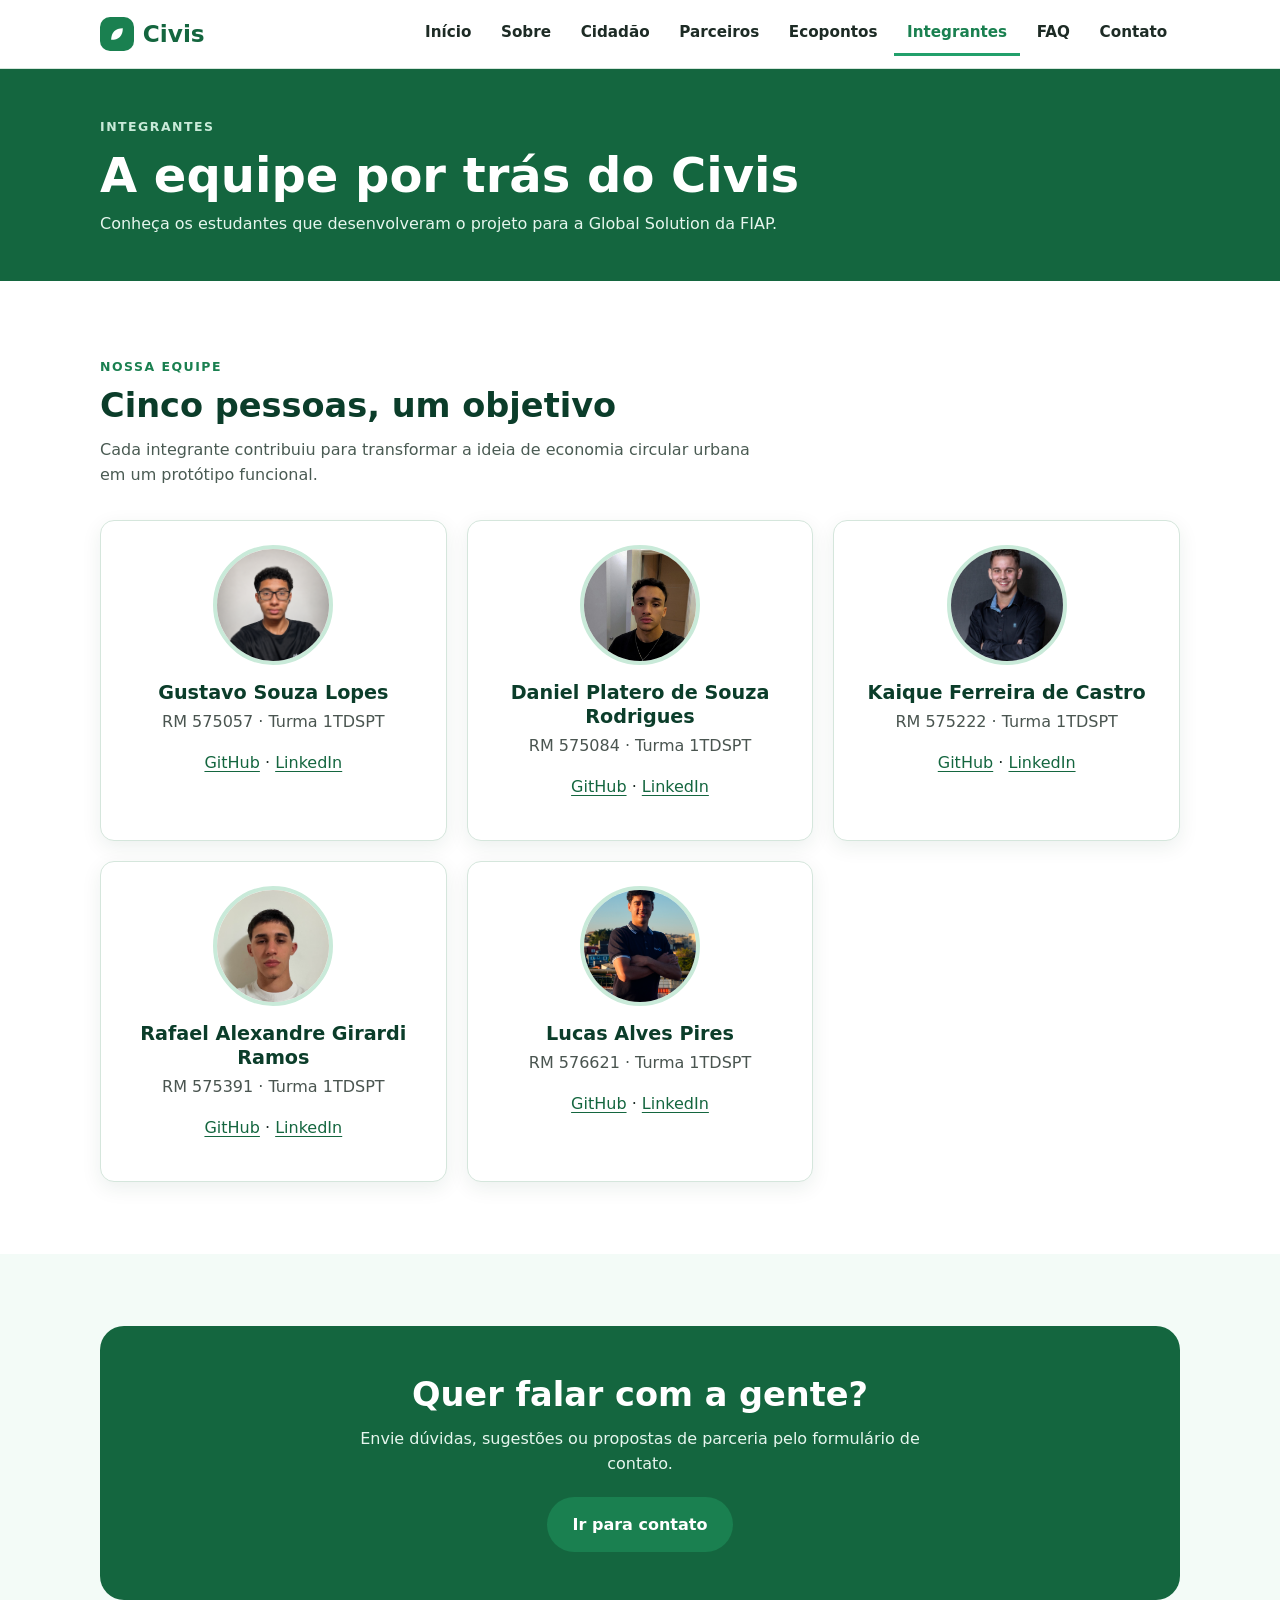
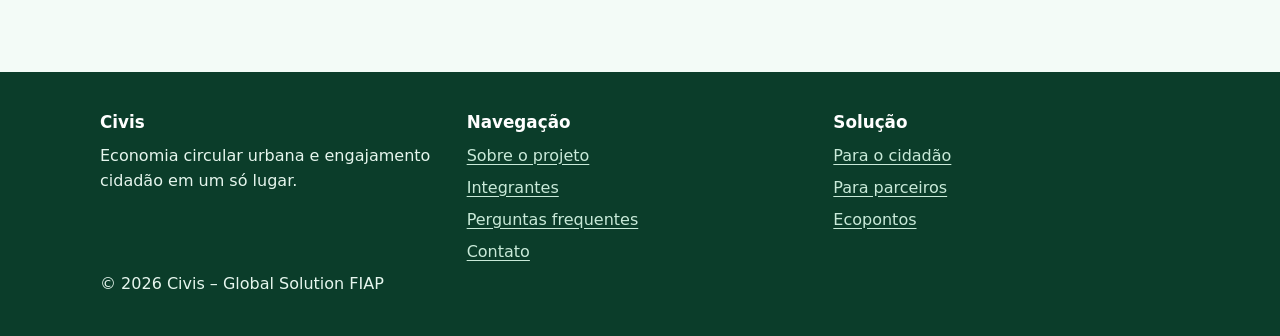
<file: integrantes.html>
<!DOCTYPE html>
<html lang="pt-BR">

<head>
    <meta charset="UTF-8">
    <meta name="viewport" content="width=device-width, initial-scale=1.0">
    <meta name="description"
        content="Conheça a equipe responsável pelo projeto Civis, desenvolvido para a Global Solution FIAP.">
    <title>Integrantes | Civis</title>
    <link rel="stylesheet" href="css/style.css">
    <script src="js/main.js" defer></script>
    <style>
        .integrante {
            text-align: center;
        }

        .integrante__avatar {
            width: 72px;
            height: 72px;
            margin: 0 auto 1rem;
            border-radius: 50%;
            display: flex;
            align-items: center;
            justify-content: center;
            font-size: 1.6rem;
            font-weight: 700;
            background: #1f8a4c;
            color: #fff;
        }

        .integrante h3 {
            margin-bottom: 0.25rem;
        }

        .integrante__rm {
            opacity: 0.8;
        }
    </style>
</head>

<body>
    <a class="skip-link" href="#conteudo">Pular para o conteúdo</a>
    <header class="site-header">
        <div class="container site-header__inner">
            <a class="logo" href="index.html" aria-label="Civis – página inicial">
                <span class="logo__icon" aria-hidden="true"><svg viewBox="0 0 24 24" width="20" height="20">
                        <path d="M5 19c0-9 5-14 14-14 0 9-5 14-14 14z" fill="#fff" />
                    </svg></span>
                Civis
            </a>
            <button class="nav-toggle" type="button" aria-expanded="false" aria-controls="menu-principal"
                aria-label="Abrir menu">
                <span class="nav-toggle__bar"></span><span class="nav-toggle__bar"></span><span
                    class="nav-toggle__bar"></span>
            </button>
            <nav class="nav" id="menu-principal" aria-label="Menu principal">
                <ul class="nav__list">
                    <li><a class="nav__link" href="index.html">Início</a></li>
                    <li><a class="nav__link" href="sobre.html">Sobre</a></li>
                    <li><a class="nav__link" href="cidadao.html">Cidadão</a></li>
                    <li><a class="nav__link" href="parceiros.html">Parceiros</a></li>
                    <li><a class="nav__link" href="ecopontos.html">Ecopontos</a></li>
                    <li><a class="nav__link" href="integrantes.html" aria-current="page">Integrantes</a></li>
                    <li><a class="nav__link" href="faq.html">FAQ</a></li>
                    <li><a class="nav__link" href="contato.html">Contato</a></li>
                </ul>
            </nav>
        </div>
    </header>
    <main id="conteudo">
        <section class="page-hero">
            <div class="container">
                <span class="eyebrow">Integrantes</span>
                <h1>A equipe por trás do Civis</h1>
                <p>Conheça os estudantes que desenvolveram o projeto para a Global Solution da FIAP.</p>
            </div>
        </section>
        <section class="section" aria-labelledby="titulo-equipe">
            <div class="container">
                <span class="eyebrow">Nossa equipe</span>
                <h2 id="titulo-equipe">Cinco pessoas, um objetivo</h2>
                <p class="section__intro">Cada integrante contribuiu para transformar a ideia de economia circular
                    urbana em um protótipo funcional.</p>
                <div class="grid grid--3">
                    <article class="card integrante">
                        <img class="member__photo" src="assets/integrantes/gustavo.png"
                            alt="Foto de Gustavo Souza Lopes" width="120" height="120">
                        <h3>Gustavo Souza Lopes</h3>
                        <p class="integrante__rm">RM 575057 · Turma 1TDSPT</p>
                        <p><a href="https://github.com/GustaLopess" target="_blank" rel="noopener noreferrer"
                                aria-label="GitHub de Gustavo Souza Lopes">GitHub</a> · <a
                                href="https://www.linkedin.com/in/gustavo-souza-lopes" target="_blank"
                                rel="noopener noreferrer" aria-label="LinkedIn de Gustavo Souza Lopes">LinkedIn</a></p>
                    </article>
                    <article class="card integrante">
                        <img class="member__photo" src="assets/integrantes/daniel.jpg"
                            alt="Foto de Daniel Platero de Souza Rodrigues" width="120" height="120">
                        <h3>Daniel Platero de Souza Rodrigues</h3>
                        <p class="integrante__rm">RM 575084 · Turma 1TDSPT</p>
                        <p><a href="https://github.com/Platero1310" target="_blank" rel="noopener noreferrer"
                                aria-label="GitHub de Daniel Platero de Souza Rodrigues">GitHub</a> · <a
                                href="https://www.linkedin.com/in/daniel-rodrigues-406927414" target="_blank"
                                rel="noopener noreferrer"
                                aria-label="LinkedIn de Daniel Platero de Souza Rodrigues">LinkedIn</a></p>
                    </article>
                    <article class="card integrante">
                        <img class="member__photo" src="assets/integrantes/kaique.jpg"
                            alt="Foto de Kaique Ferreira de Castro" width="120" height="120">
                        <h3>Kaique Ferreira de Castro</h3>
                        <p class="integrante__rm">RM 575222 · Turma 1TDSPT</p>
                        <p><a href="https://github.com/kaiqueznx7" target="_blank" rel="noopener noreferrer"
                                aria-label="GitHub de Kaique Ferreira de Castro">GitHub</a> · <a
                                href="https://www.linkedin.com/in/kaiquefcastro" target="_blank"
                                rel="noopener noreferrer"
                                aria-label="LinkedIn de Kaique Ferreira de Castro">LinkedIn</a></p>
                    </article>
                    <article class="card integrante">
                        <img class="member__photo" src="assets/integrantes/rafael.jpg"
                            alt="Foto de Rafael Alexandre Girardi Ramos" width="120" height="120">
                        <h3>Rafael Alexandre Girardi Ramos</h3>
                        <p class="integrante__rm">RM 575391 · Turma 1TDSPT</p>
                        <p><a href="https://github.com/Rafaelreifsss" target="_blank" rel="noopener noreferrer"
                                aria-label="GitHub de Rafael Alexandre Girardi Ramos">GitHub</a> · <a
                                href="https://www.linkedin.com/in/rafael-ramos-99a3b343b" target="_blank"
                                rel="noopener noreferrer"
                                aria-label="LinkedIn de Rafael Alexandre Girardi Ramos">LinkedIn</a></p>
                    </article>
                    <article class="card integrante">
                        <img class="member__photo" src="assets/integrantes/lucas.jpg" alt="Foto de Lucas Alves Pires"
                            width="120" height="120">
                        <h3>Lucas Alves Pires</h3>
                        <p class="integrante__rm">RM 576621 · Turma 1TDSPT</p>
                        <p><a href="https://github.com/lucaspires31" target="_blank" rel="noopener noreferrer"
                                aria-label="GitHub de Lucas Alves Pires">GitHub</a> · <a
                                href="https://www.linkedin.com/in/lucaspires31" target="_blank"
                                rel="noopener noreferrer" aria-label="LinkedIn de Lucas Alves Pires">LinkedIn</a></p>
                    </article>
                </div>
            </div>
        </section>
        <section class="section section--alt">
            <div class="container">
                <div class="cta">
                    <h2>Quer falar com a gente?</h2>
                    <p>Envie dúvidas, sugestões ou propostas de parceria pelo formulário de contato.</p>
                    <div class="btn-group">
                        <a class="btn btn--primary" href="contato.html">Ir para contato</a>
                    </div>
                </div>
            </div>
        </section>
    </main>
    <footer class="site-footer">
        <div class="container">
            <div class="grid grid--3">
                <div>
                    <h2>Civis</h2>
                    <p>Economia circular urbana e engajamento cidadão em um só lugar.</p>
                </div>
                <nav aria-label="Rodapé">
                    <h2>Navegação</h2>
                    <ul>
                        <li><a href="sobre.html">Sobre o projeto</a></li>
                        <li><a href="integrantes.html">Integrantes</a></li>
                        <li><a href="faq.html">Perguntas frequentes</a></li>
                        <li><a href="contato.html">Contato</a></li>
                    </ul>
                </nav>
                <div>
                    <h2>Solução</h2>
                    <ul>
                        <li><a href="cidadao.html">Para o cidadão</a></li>
                        <li><a href="parceiros.html">Para parceiros</a></li>
                        <li><a href="ecopontos.html">Ecopontos</a></li>
                    </ul>
                </div>
            </div>
            <p>&copy; 2026 Civis – Global Solution FIAP</p>
        </div>
    </footer>
</body>

</html>
</file>
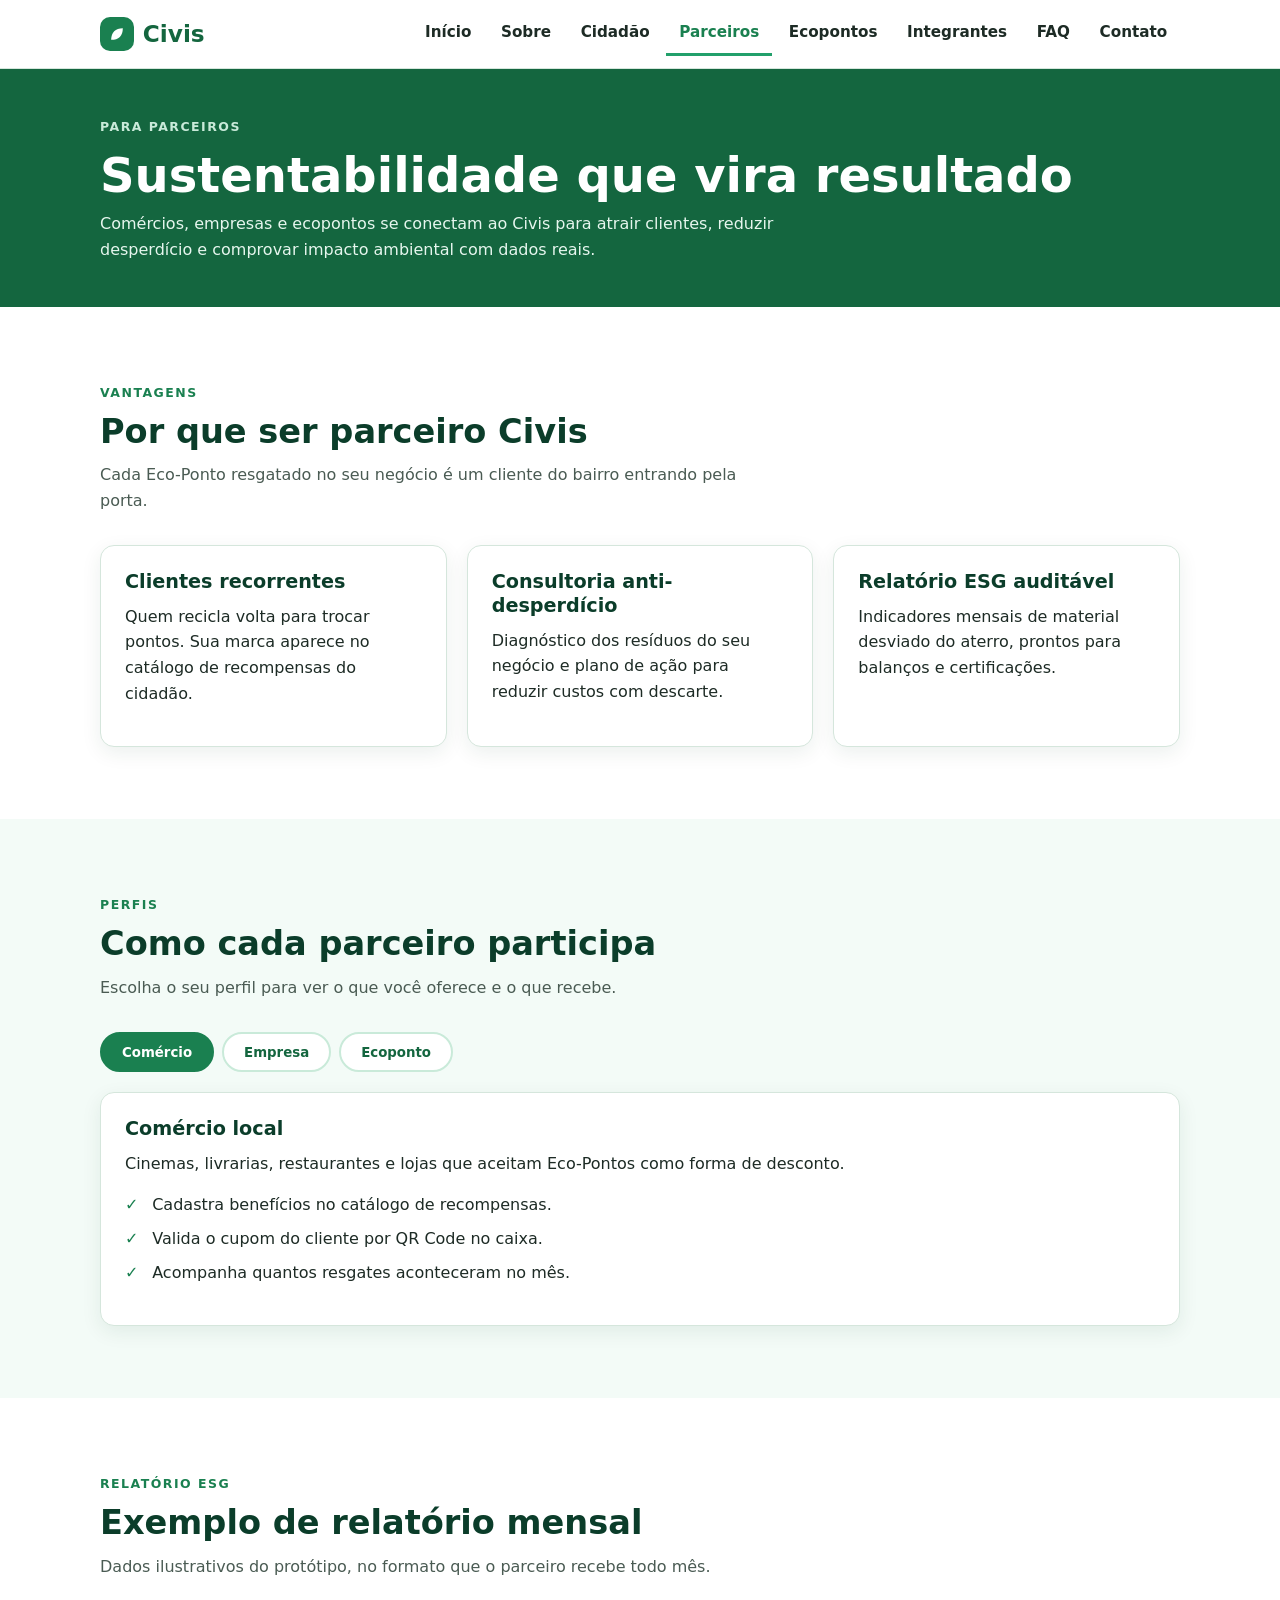
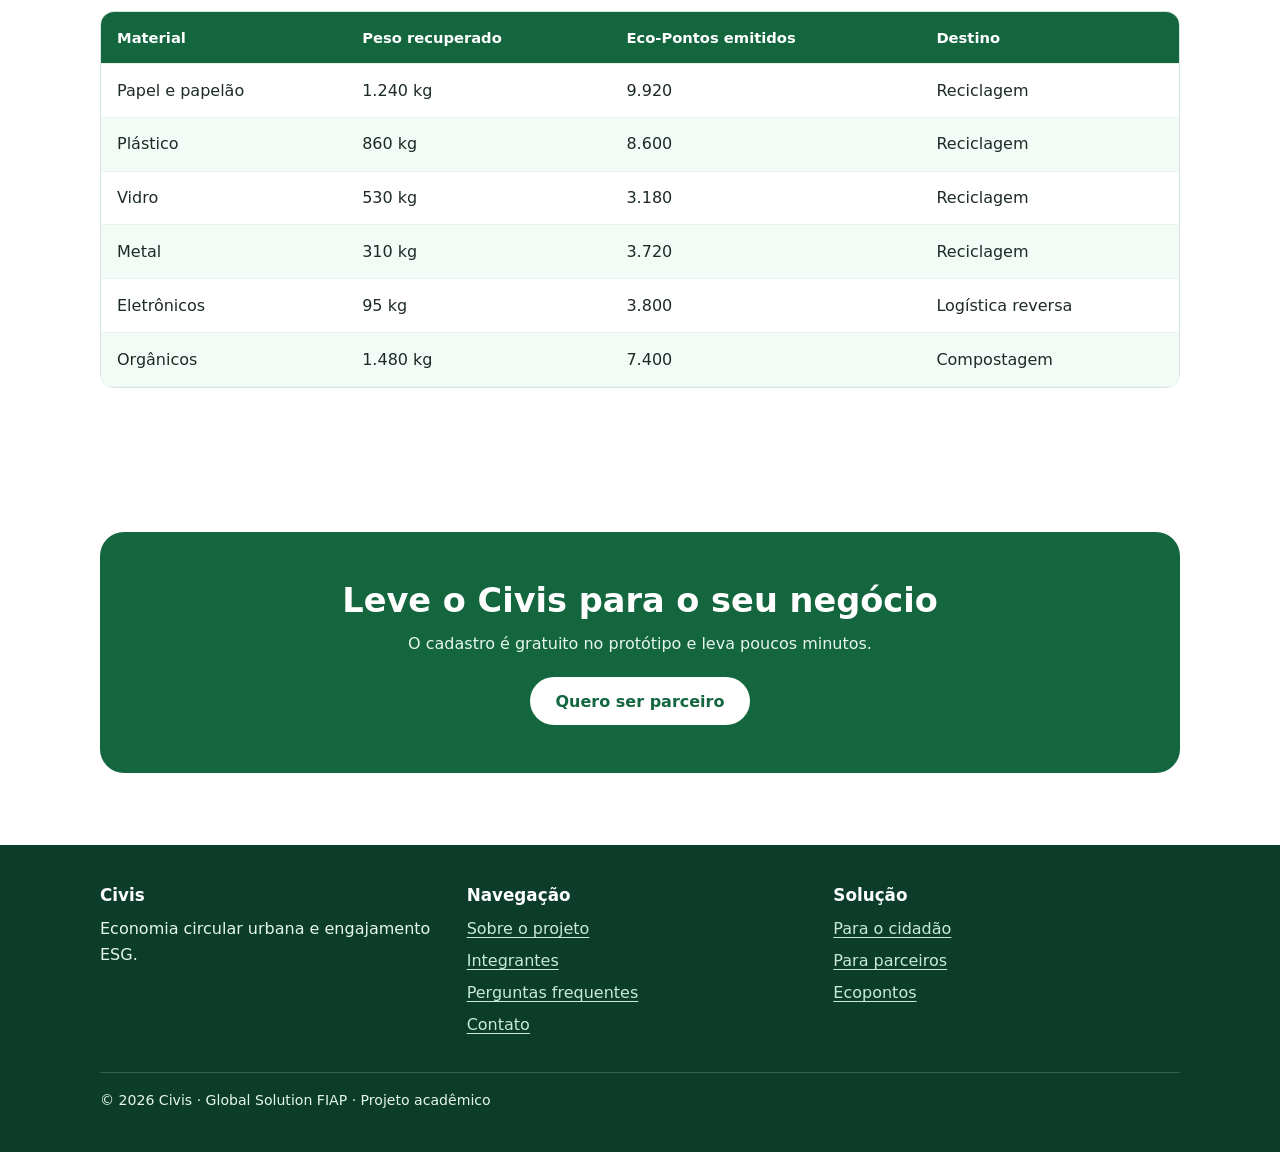
<file: parceiros.html>
<!DOCTYPE html>
<html lang="pt-BR">

<head>
    <meta charset="UTF-8">
    <meta name="viewport" content="width=device-width, initial-scale=1.0">
    <meta name="description"
        content="Civis para parceiros: atraia clientes recorrentes, reduza desperdício e receba relatórios ESG auditáveis.">
    <title>Parceiros | Civis</title>
    <link rel="stylesheet" href="css/style.css">
    <script src="js/main.js" defer></script>
</head>

<body>
    <a class="skip-link" href="#conteudo">Pular para o conteúdo</a>

    <header class="site-header">
        <div class="container site-header__inner">
            <a class="logo" href="index.html" aria-label="Civis - página inicial">
                <span class="logo__icon" aria-hidden="true"><svg viewBox="0 0 24 24">
                        <path d="M5 19c0-9 5-14 14-14 0 9-5 14-14 14z" fill="#fff" />
                    </svg></span>
                Civis
            </a>
            <button class="nav-toggle" type="button" aria-expanded="false" aria-controls="menu-principal"
                aria-label="Abrir menu">
                <span class="nav-toggle__bar"></span><span class="nav-toggle__bar"></span><span
                    class="nav-toggle__bar"></span>
            </button>
            <nav class="nav" id="menu-principal" aria-label="Menu principal">
                <ul class="nav__list">
                    <li><a class="nav__link" href="index.html">Início</a></li>
                    <li><a class="nav__link" href="sobre.html">Sobre</a></li>
                    <li><a class="nav__link" href="cidadao.html">Cidadão</a></li>
                    <li><a class="nav__link" href="parceiros.html" aria-current="page">Parceiros</a></li>
                    <li><a class="nav__link" href="ecopontos.html">Ecopontos</a></li>
                    <li><a class="nav__link" href="integrantes.html">Integrantes</a></li>
                    <li><a class="nav__link" href="faq.html">FAQ</a></li>
                    <li><a class="nav__link" href="contato.html">Contato</a></li>
                </ul>
            </nav>
        </div>
    </header>

    <main id="conteudo">
        <section class="page-hero">
            <div class="container">
                <span class="eyebrow">Para parceiros</span>
                <h1>Sustentabilidade que vira resultado</h1>
                <p>Comércios, empresas e ecopontos se conectam ao Civis para atrair clientes, reduzir desperdício e
                    comprovar impacto ambiental com dados reais.</p>
            </div>
        </section>

        <section class="section" aria-labelledby="titulo-vantagens">
            <div class="container">
                <span class="eyebrow">Vantagens</span>
                <h2 id="titulo-vantagens">Por que ser parceiro Civis</h2>
                <p class="section__intro">Cada Eco-Ponto resgatado no seu negócio é um cliente do bairro entrando
                    pela porta.</p>
                <div class="grid grid--3">
                    <article class="card">
                        <h3>Clientes recorrentes</h3>
                        <p>Quem recicla volta para trocar pontos. Sua marca aparece no catálogo de recompensas do
                            cidadão.</p>
                    </article>
                    <article class="card">
                        <h3>Consultoria anti-desperdício</h3>
                        <p>Diagnóstico dos resíduos do seu negócio e plano de ação para reduzir custos com descarte.</p>
                    </article>
                    <article class="card">
                        <h3>Relatório ESG auditável</h3>
                        <p>Indicadores mensais de material desviado do aterro, prontos para balanços e certificações.
                        </p>
                    </article>
                </div>
            </div>
        </section>

        <section class="section section--alt" aria-labelledby="titulo-perfis">
            <div class="container">
                <span class="eyebrow">Perfis</span>
                <h2 id="titulo-perfis">Como cada parceiro participa</h2>
                <p class="section__intro">Escolha o seu perfil para ver o que você oferece e o que recebe.</p>
                <div class="tabs__list" role="tablist" aria-label="Perfis de parceiro">
                    <button class="tabs__btn" type="button" role="tab" id="aba-comercio" aria-controls="painel-comercio"
                        aria-selected="true">Comércio</button>
                    <button class="tabs__btn" type="button" role="tab" id="aba-empresa" aria-controls="painel-empresa"
                        aria-selected="false" tabindex="-1">Empresa</button>
                    <button class="tabs__btn" type="button" role="tab" id="aba-ecoponto" aria-controls="painel-ecoponto"
                        aria-selected="false" tabindex="-1">Ecoponto</button>
                </div>
                <div class="card tabs__panel" role="tabpanel" id="painel-comercio" aria-labelledby="aba-comercio">
                    <h3>Comércio local</h3>
                    <p>Cinemas, livrarias, restaurantes e lojas que aceitam Eco-Pontos como forma de desconto.</p>
                    <ul class="checklist">
                        <li>Cadastra benefícios no catálogo de recompensas.</li>
                        <li>Valida o cupom do cliente por QR Code no caixa.</li>
                        <li>Acompanha quantos resgates aconteceram no mês.</li>
                    </ul>
                </div>
                <div class="card tabs__panel" role="tabpanel" id="painel-empresa" aria-labelledby="aba-empresa" hidden>
                    <h3>Empresa patrocinadora</h3>
                    <p>Indústrias e marcas que financiam recompensas e usam os dados para suas metas ESG.</p>
                    <ul class="checklist">
                        <li>Patrocina Eco-Pontos em bairros ou campanhas específicas.</li>
                        <li>Recebe relatório mensal de resíduos recuperados.</li>
                        <li>Comprova logística reversa das próprias embalagens.</li>
                    </ul>
                </div>
                <div class="card tabs__panel" role="tabpanel" id="painel-ecoponto" aria-labelledby="aba-ecoponto"
                    hidden>
                    <h3>Ecoponto e cooperativa</h3>
                    <p>Pontos de coleta que pesam o material e registram a entrega do cidadão.</p>
                    <ul class="checklist">
                        <li>Registra a pesagem pelo CPF ou QR Code do cidadão.</li>
                        <li>Ganha fluxo constante de material já separado.</li>
                        <li>Aparece no mapa de ecopontos do Civis.</li>
                    </ul>
                </div>
            </div>
        </section>

        <section class="section" aria-labelledby="titulo-relatorio">
            <div class="container">
                <span class="eyebrow">Relatório ESG</span>
                <h2 id="titulo-relatorio">Exemplo de relatório mensal</h2>
                <p class="section__intro">Dados ilustrativos do protótipo, no formato que o parceiro recebe todo mês.
                </p>
                <div class="table-wrap">
                    <table class="table">
                        <caption class="sr-only">Material recuperado por tipo no mês</caption>
                        <thead>
                            <tr>
                                <th scope="col">Material</th>
                                <th scope="col">Peso recuperado</th>
                                <th scope="col">Eco-Pontos emitidos</th>
                                <th scope="col">Destino</th>
                            </tr>
                        </thead>
                        <tbody>
                            <tr>
                                <td>Papel e papelão</td>
                                <td>1.240 kg</td>
                                <td>9.920</td>
                                <td>Reciclagem</td>
                            </tr>
                            <tr>
                                <td>Plástico</td>
                                <td>860 kg</td>
                                <td>8.600</td>
                                <td>Reciclagem</td>
                            </tr>
                            <tr>
                                <td>Vidro</td>
                                <td>530 kg</td>
                                <td>3.180</td>
                                <td>Reciclagem</td>
                            </tr>
                            <tr>
                                <td>Metal</td>
                                <td>310 kg</td>
                                <td>3.720</td>
                                <td>Reciclagem</td>
                            </tr>
                            <tr>
                                <td>Eletrônicos</td>
                                <td>95 kg</td>
                                <td>3.800</td>
                                <td>Logística reversa</td>
                            </tr>
                            <tr>
                                <td>Orgânicos</td>
                                <td>1.480 kg</td>
                                <td>7.400</td>
                                <td>Compostagem</td>
                            </tr>
                        </tbody>
                    </table>
                </div>
            </div>
        </section>

        <section class="section">
            <div class="container">
                <div class="cta">
                    <h2>Leve o Civis para o seu negócio</h2>
                    <p>O cadastro é gratuito no protótipo e leva poucos minutos.</p>
                    <div class="btn-group">
                        <button class="btn btn--light" type="button" data-abrir-modal="modal-parceiro">Quero ser
                            parceiro</button>
                    </div>
                </div>
            </div>
        </section>
    </main>

    <div class="modal" id="modal-parceiro" role="dialog" aria-modal="true" aria-labelledby="titulo-modal-parceiro"
        hidden>
        <div class="modal__box">
            <button class="modal__close" type="button" data-fechar-modal aria-label="Fechar">×</button>
            <h2 id="titulo-modal-parceiro">Como se tornar parceiro</h2>
            <ul class="checklist">
                <li>Envie os dados do seu negócio pela página de contato.</li>
                <li>Nossa equipe valida o cadastro e o perfil de parceiro.</li>
                <li>Você define os benefícios ou o ponto de coleta.</li>
                <li>Seu negócio entra no catálogo e no mapa do Civis.</li>
            </ul>
            <a class="btn btn--primary" href="contato.html">Ir para o contato</a>
        </div>
    </div>

    <footer class="site-footer">
        <div class="container">
            <div class="grid grid--3">
                <div>
                    <h2>Civis</h2>
                    <p>Economia circular urbana e engajamento ESG.</p>
                </div>
                <nav aria-label="Rodapé">
                    <h2>Navegação</h2>
                    <ul>
                        <li><a href="sobre.html">Sobre o projeto</a></li>
                        <li><a href="integrantes.html">Integrantes</a></li>
                        <li><a href="faq.html">Perguntas frequentes</a></li>
                        <li><a href="contato.html">Contato</a></li>
                    </ul>
                </nav>
                <div>
                    <h2>Solução</h2>
                    <ul>
                        <li><a href="cidadao.html">Para o cidadão</a></li>
                        <li><a href="parceiros.html">Para parceiros</a></li>
                        <li><a href="ecopontos.html">Ecopontos</a></li>
                    </ul>
                </div>
            </div>
            <p class="site-footer__bottom">© 2026 Civis · Global Solution FIAP · Projeto acadêmico</p>
        </div>
    </footer>
</body>

</html>
</file>
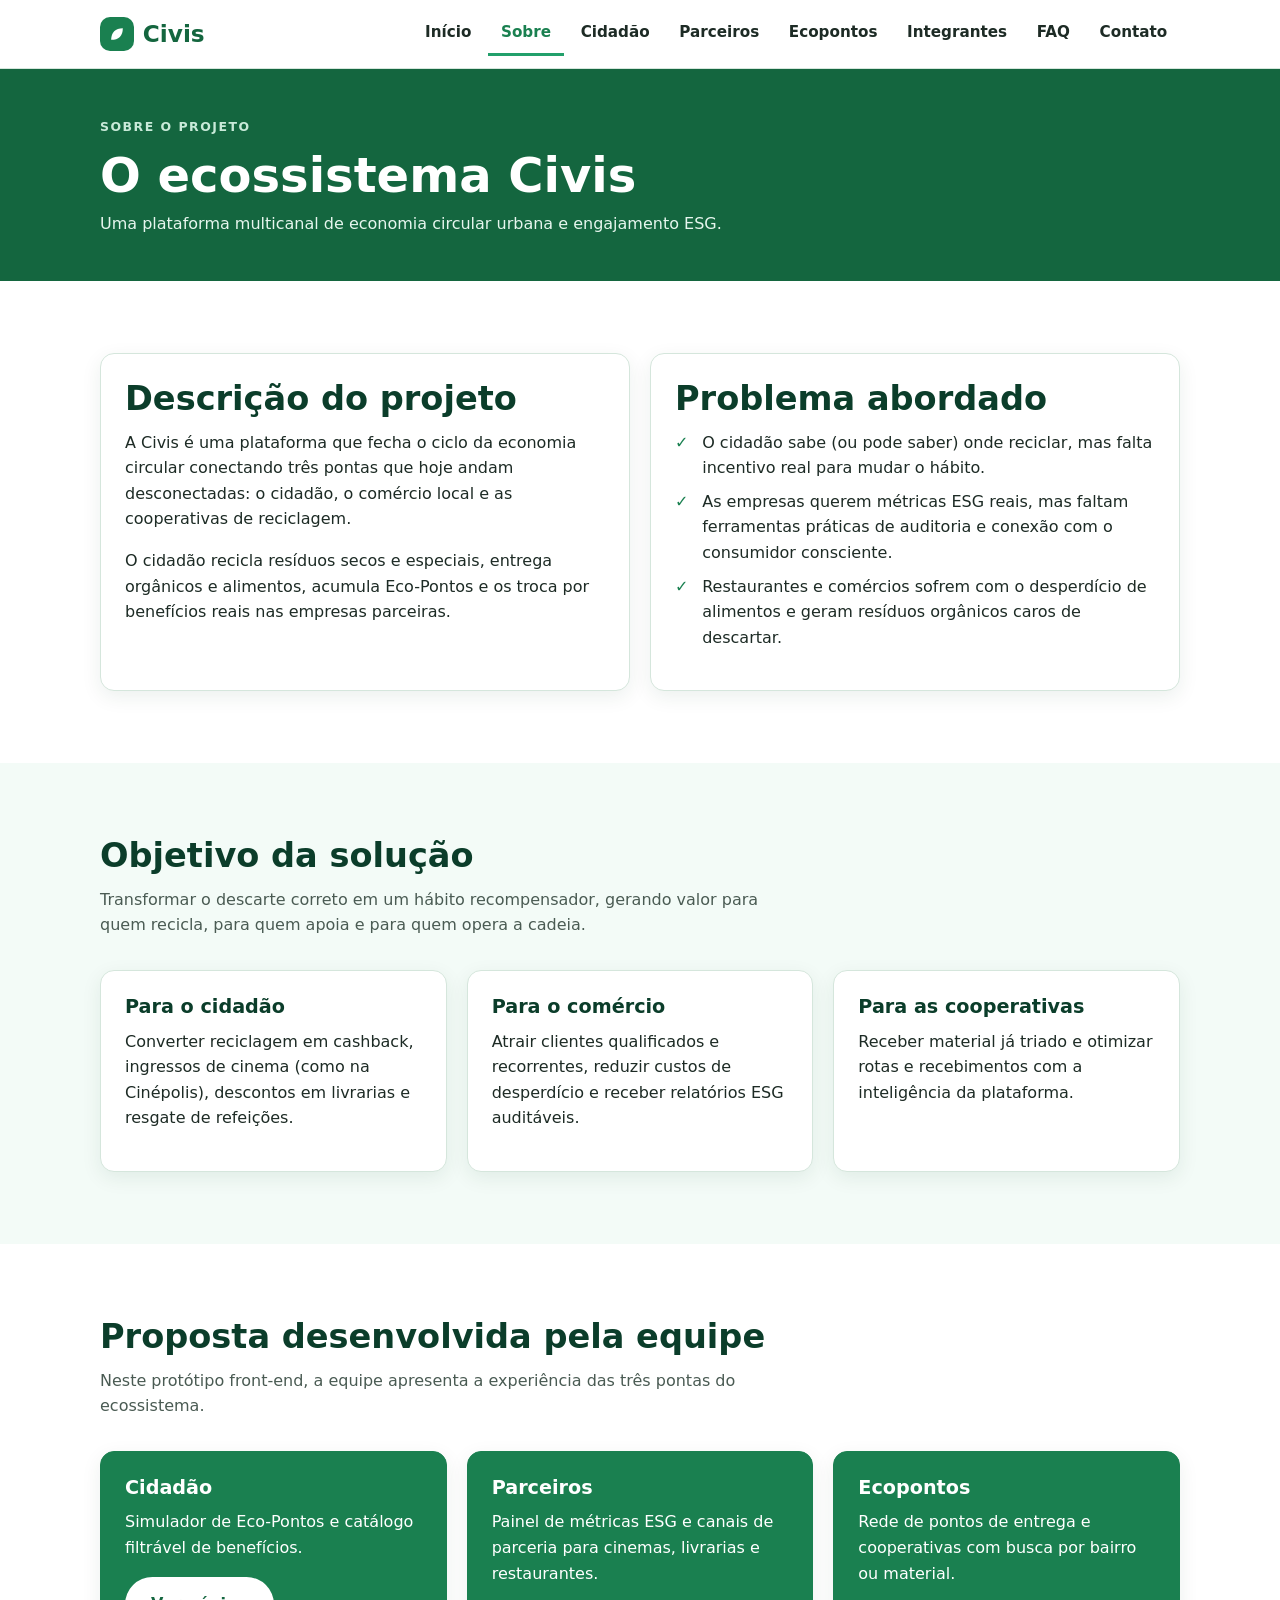
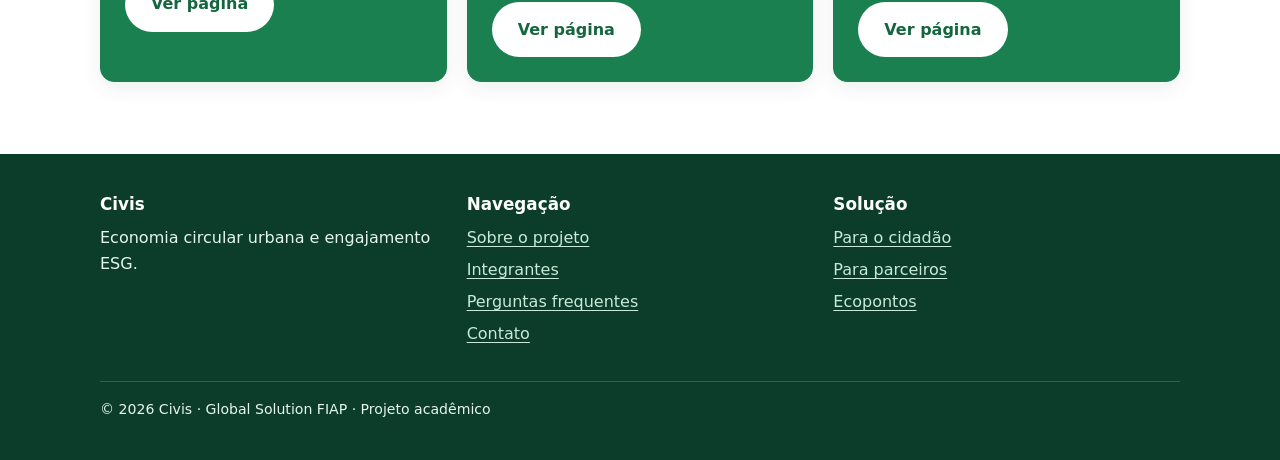
<file: sobre.html>
<!DOCTYPE html>
<html lang="pt-BR">

<head>
  <meta charset="UTF-8">
  <meta name="viewport" content="width=device-width, initial-scale=1.0">
  <meta name="description"
    content="Conheça o projeto Civis: problema abordado, objetivo da solução e proposta desenvolvida pela equipe.">
  <title>Sobre o projeto | Civis</title>
  <link rel="stylesheet" href="css/style.css">
  <script src="js/main.js" defer></script>
</head>

<body>
  <a class="skip-link" href="#conteudo">Pular para o conteúdo</a>

  <header class="site-header">
    <div class="container site-header__inner">
      <a class="logo" href="index.html" aria-label="Civis - página inicial">
        <span class="logo__icon" aria-hidden="true">
          <svg viewBox="0 0 24 24" focusable="false">
            <path d="M5 19c0-9 5-14 14-14 0 9-5 14-14 14z" fill="#fff" />
          </svg>
        </span>
        Civis
      </a>

      <button class="nav-toggle" type="button" aria-expanded="false" aria-controls="menu-principal"
        aria-label="Abrir menu">
        <span class="nav-toggle__bar"></span>
        <span class="nav-toggle__bar"></span>
        <span class="nav-toggle__bar"></span>
      </button>

      <nav class="nav" id="menu-principal" aria-label="Menu principal">
        <ul class="nav__list">
          <li><a class="nav__link" href="index.html">Início</a></li>
          <li><a class="nav__link" href="sobre.html" aria-current="page">Sobre</a></li>
          <li><a class="nav__link" href="cidadao.html">Cidadão</a></li>
          <li><a class="nav__link" href="parceiros.html">Parceiros</a></li>
          <li><a class="nav__link" href="ecopontos.html">Ecopontos</a></li>
          <li><a class="nav__link" href="integrantes.html">Integrantes</a></li>
          <li><a class="nav__link" href="faq.html">FAQ</a></li>
          <li><a class="nav__link" href="contato.html">Contato</a></li>
        </ul>
      </nav>
    </div>
  </header>

  <main id="conteudo">
    <header class="page-hero">
      <div class="container">
        <span class="eyebrow">Sobre o projeto</span>
        <h1>O ecossistema Civis</h1>
        <p>Uma plataforma multicanal de economia circular urbana e engajamento ESG.</p>
      </div>
    </header>

    <section class="section">
      <div class="container">
        <div class="grid grid--2">
          <article class="card">
            <h2>Descrição do projeto</h2>
            <p>A Civis é uma plataforma que fecha o ciclo da economia circular conectando três pontas que hoje andam
              desconectadas: o cidadão, o comércio local e as cooperativas de reciclagem.</p>
            <p>O cidadão recicla resíduos secos e especiais, entrega orgânicos e alimentos, acumula Eco-Pontos e os
              troca por benefícios reais nas empresas parceiras.</p>
          </article>

          <article class="card">
            <h2>Problema abordado</h2>
            <ul class="checklist">
              <li>O cidadão sabe (ou pode saber) onde reciclar, mas falta incentivo real para mudar o hábito.</li>
              <li>As empresas querem métricas ESG reais, mas faltam ferramentas práticas de auditoria e conexão com o
                consumidor consciente.</li>
              <li>Restaurantes e comércios sofrem com o desperdício de alimentos e geram resíduos orgânicos caros de
                descartar.</li>
            </ul>
          </article>
        </div>
      </div>
    </section>

    <section class="section section--alt" aria-labelledby="titulo-objetivo">
      <div class="container">
        <h2 id="titulo-objetivo">Objetivo da solução</h2>
        <p class="section__intro">Transformar o descarte correto em um hábito recompensador, gerando valor para quem
          recicla, para quem apoia e para quem opera a cadeia.</p>

        <div class="grid grid--3">
          <article class="card">
            <h3>Para o cidadão</h3>
            <p>Converter reciclagem em cashback, ingressos de cinema (como na Cinépolis), descontos em livrarias e
              resgate de refeições.</p>
          </article>

          <article class="card">
            <h3>Para o comércio</h3>
            <p>Atrair clientes qualificados e recorrentes, reduzir custos de desperdício e receber relatórios ESG
              auditáveis.</p>
          </article>

          <article class="card">
            <h3>Para as cooperativas</h3>
            <p>Receber material já triado e otimizar rotas e recebimentos com a inteligência da plataforma.</p>
          </article>
        </div>
      </div>
    </section>


    <section class="section" aria-labelledby="titulo-proposta">
      <div class="container">
        <h2 id="titulo-proposta">Proposta desenvolvida pela equipe</h2>
        <p class="section__intro">Neste protótipo front-end, a equipe apresenta a experiência das três pontas do
          ecossistema.</p>

        <div class="grid grid--3">
          <article class="card card--green">
            <h3>Cidadão</h3>
            <p>Simulador de Eco-Pontos e catálogo filtrável de benefícios.</p>
            <a class="btn btn--light" href="cidadao.html">Ver página<span class="sr-only"> do cidadão</span></a>
          </article>

          <article class="card card--green">
            <h3>Parceiros</h3>
            <p>Painel de métricas ESG e canais de parceria para cinemas, livrarias e restaurantes.</p>
            <a class="btn btn--light" href="parceiros.html">Ver página<span class="sr-only"> de parceiros</span></a>
          </article>

          <article class="card card--green">
            <h3>Ecopontos</h3>
            <p>Rede de pontos de entrega e cooperativas com busca por bairro ou material.</p>
            <a class="btn btn--light" href="ecopontos.html">Ver página<span class="sr-only"> de ecopontos</span></a>
          </article>
        </div>
      </div>
    </section>
  </main>


  <footer class="site-footer">
    <div class="container">
      <div class="grid grid--3">
        <div>
          <h2>Civis</h2>
          <p>Economia circular urbana e engajamento ESG.</p>
        </div>

        <nav aria-labelledby="rodape-navegacao">
          <h2 id="rodape-navegacao">Navegação</h2>
          <ul>
            <li><a href="sobre.html">Sobre o projeto</a></li>
            <li><a href="integrantes.html">Integrantes</a></li>
            <li><a href="faq.html">Perguntas frequentes</a></li>
            <li><a href="contato.html">Contato</a></li>
          </ul>
        </nav>

        <nav aria-labelledby="rodape-solucao">
          <h2 id="rodape-solucao">Solução</h2>
          <ul>
            <li><a href="cidadao.html">Para o cidadão</a></li>
            <li><a href="parceiros.html">Para parceiros</a></li>
            <li><a href="ecopontos.html">Ecopontos</a></li>
          </ul>
        </nav>
      </div>

      <p class="site-footer__bottom">© 2026 Civis · Global Solution FIAP · Projeto acadêmico</p>
    </div>
  </footer>
</body>

</html>
</file>
<file: css/style.css>
/* =========================================================
   CIVIS - Folha de estilos global
   Identidade: verde e branco | Mobile-first | Sem frameworks
   ========================================================= */

/* ---------- 1. Variáveis (paleta e tokens) ---------- */
:root {
    --verde-900: #0b3d2a;
    --verde-700: #14663f;
    --verde-600: #1a8050;
    --verde-500: #22a06b;
    --verde-200: #c9ead9;
    --verde-100: #e6f6ee;
    --verde-50: #f3fbf7;
    --branco: #ffffff;
    --texto: #1d2b25;
    --texto-suave: #4a5b53;
    --borda: #d5e6dc;
    --destaque: #f4b942;
    --erro: #c0392b;
    --sucesso: #1a8050;

    --raio: 14px;
    --sombra: 0 6px 20px rgba(11, 61, 42, 0.08);
    --container: 1120px;
    --fonte: "Segoe UI", system-ui, -apple-system, "Helvetica Neue", Arial, sans-serif;
}

/* ---------- 2. Reset e base ---------- */
*,
*::before,
*::after {
    box-sizing: border-box;
}

html {
    scroll-behavior: smooth;
}

body {
    margin: 0;
    font-family: var(--fonte);
    color: var(--texto);
    background: var(--branco);
    line-height: 1.6;
    font-size: 1rem;
    overflow-x: hidden;
}

img,
svg {
    max-width: 100%;
    height: auto;
    display: block;
}

h1,
h2,
h3,
h4 {
    line-height: 1.25;
    color: var(--verde-900);
    margin: 0 0 0.6rem;
}

h1 {
    font-size: clamp(1.9rem, 5vw, 3rem);
}

h2 {
    font-size: clamp(1.5rem, 3.5vw, 2.1rem);
}

h3 {
    font-size: 1.2rem;
}

p {
    margin: 0 0 1rem;
}

a {
    color: var(--verde-700);
    text-underline-offset: 3px;
}

a:hover {
    color: var(--verde-500);
}

:focus-visible {
    outline: 3px solid var(--destaque);
    outline-offset: 2px;
}

.sr-only {
    position: absolute;
    width: 1px;
    height: 1px;
    overflow: hidden;
    clip: rect(0 0 0 0);
    white-space: nowrap;
}

.skip-link {
    position: absolute;
    left: -999px;
    top: 0;
    background: var(--verde-900);
    color: var(--branco);
    padding: 0.6rem 1rem;
    z-index: 200;
}

.skip-link:focus {
    left: 0;
}

/* ---------- 3. Layout utilitário ---------- */
.container {
    width: 100%;
    max-width: var(--container);
    margin: 0 auto;
    padding: 0 1.25rem;
}

.section {
    padding: 3.5rem 0;
}

.section--alt {
    background: var(--verde-50);
}

.section__intro {
    max-width: 680px;
    color: var(--texto-suave);
    margin-bottom: 2rem;
}

.eyebrow {
    display: inline-block;
    font-size: 0.78rem;
    font-weight: 700;
    letter-spacing: 0.12em;
    text-transform: uppercase;
    color: var(--verde-600);
    margin-bottom: 0.5rem;
}

.grid {
    display: grid;
    gap: 1.25rem;
}

.grid--2,
.grid--3,
.grid--4 {
    grid-template-columns: 1fr;
}

/* ---------- 4. Botões ---------- */
.btn {
    display: inline-block;
    padding: 0.8rem 1.5rem;
    border-radius: 999px;
    font-weight: 700;
    font-size: 1rem;
    text-decoration: none;
    border: 2px solid transparent;
    cursor: pointer;
    font-family: inherit;
    transition: background 0.2s, color 0.2s, transform 0.15s;
}

.btn:hover {
    transform: translateY(-2px);
}

.btn--primary {
    background: var(--verde-600);
    color: var(--branco);
}

.btn--primary:hover {
    background: var(--verde-700);
    color: var(--branco);
}

.btn--outline {
    background: transparent;
    color: var(--verde-700);
    border-color: var(--verde-600);
}

.btn--outline:hover {
    background: var(--verde-100);
    color: var(--verde-700);
}

.btn--light {
    background: var(--branco);
    color: var(--verde-700);
}

.btn--light:hover {
    background: var(--verde-100);
    color: var(--verde-900);
}

.btn-group {
    display: flex;
    flex-wrap: wrap;
    gap: 0.75rem;
    margin-top: 1.25rem;
}

/* ---------- 5. Cabeçalho e navegação ---------- */
.site-header {
    position: sticky;
    top: 0;
    z-index: 100;
    background: var(--branco);
    border-bottom: 1px solid var(--borda);
}

.site-header__inner {
    display: flex;
    align-items: center;
    justify-content: space-between;
    min-height: 68px;
}

.logo {
    display: flex;
    align-items: center;
    gap: 0.55rem;
    font-size: 1.45rem;
    font-weight: 800;
    color: var(--verde-700);
    text-decoration: none;
}

.logo__icon {
    width: 34px;
    height: 34px;
    border-radius: 10px;
    background: var(--verde-600);
    display: grid;
    place-items: center;
}

.logo__icon svg {
    width: 20px;
    height: 20px;
}

.nav-toggle {
    display: inline-flex;
    flex-direction: column;
    justify-content: center;
    gap: 5px;
    width: 46px;
    height: 46px;
    padding: 11px;
    background: var(--verde-100);
    border: 0;
    border-radius: 10px;
    cursor: pointer;
}

.nav-toggle__bar {
    display: block;
    height: 3px;
    width: 100%;
    background: var(--verde-700);
    border-radius: 2px;
    transition: transform 0.25s, opacity 0.2s;
}

.nav-toggle[aria-expanded="true"] .nav-toggle__bar:nth-child(1) {
    transform: translateY(8px) rotate(45deg);
}

.nav-toggle[aria-expanded="true"] .nav-toggle__bar:nth-child(2) {
    opacity: 0;
}

.nav-toggle[aria-expanded="true"] .nav-toggle__bar:nth-child(3) {
    transform: translateY(-8px) rotate(-45deg);
}

/* Menu mobile: painel abaixo do cabeçalho (não sobrepõe o conteúdo de forma incorreta) */
.nav {
    display: none;
    position: absolute;
    top: 100%;
    left: 0;
    right: 0;
    background: var(--branco);
    border-bottom: 1px solid var(--borda);
    box-shadow: var(--sombra);
}

.nav.is-open {
    display: block;
}

.nav__list {
    list-style: none;
    margin: 0;
    padding: 0.5rem 1.25rem 1rem;
    display: flex;
    flex-direction: column;
}

.nav__link {
    display: block;
    padding: 0.85rem 0.5rem;
    color: var(--texto);
    text-decoration: none;
    font-weight: 600;
    border-bottom: 1px solid var(--verde-100);
}

.nav__link:hover {
    color: var(--verde-600);
}

.nav__link[aria-current="page"] {
    color: var(--verde-600);
    border-bottom-color: var(--verde-500);
}

/* ---------- 6. Hero ---------- */
.hero {
    background: linear-gradient(160deg, var(--verde-100) 0%, var(--branco) 70%);
    padding: 3.5rem 0 3rem;
}

.hero__grid {
    display: grid;
    gap: 2.5rem;
    align-items: center;
    grid-template-columns: 1fr;
}

.hero__lead {
    font-size: 1.15rem;
    color: var(--texto-suave);
    max-width: 560px;
}

.hero__visual {
    background: var(--verde-600);
    border-radius: 24px;
    padding: 2rem;
    color: var(--branco);
    box-shadow: var(--sombra);
}

.cycle {
    list-style: none;
    margin: 0;
    padding: 0;
    display: grid;
    gap: 0.75rem;
}

.cycle__item {
    display: flex;
    align-items: center;
    gap: 0.85rem;
    background: rgba(255, 255, 255, 0.14);
    border-radius: 12px;
    padding: 0.8rem 1rem;
    font-weight: 600;
}

.cycle__num {
    flex: none;
    width: 34px;
    height: 34px;
    border-radius: 50%;
    background: var(--branco);
    color: var(--verde-700);
    display: grid;
    place-items: center;
    font-weight: 800;
}

.page-hero {
    background: var(--verde-700);
    color: var(--branco);
    padding: 2.75rem 0;
}

.page-hero h1 {
    color: var(--branco);
    margin-bottom: 0.4rem;
}

.page-hero p {
    margin: 0;
    max-width: 680px;
    color: var(--verde-100);
}

.page-hero .eyebrow {
    color: var(--verde-200);
}

/* ---------- 7. Cards ---------- */
.card {
    background: var(--branco);
    border: 1px solid var(--borda);
    border-radius: var(--raio);
    padding: 1.5rem;
    box-shadow: var(--sombra);
}

.card__icon {
    width: 48px;
    height: 48px;
    border-radius: 12px;
    background: var(--verde-100);
    display: grid;
    place-items: center;
    margin-bottom: 1rem;
}

.card__icon svg {
    width: 26px;
    height: 26px;
}

.card--green {
    background: var(--verde-600);
    border-color: var(--verde-600);
    color: var(--branco);
}

.card--green h3 {
    color: var(--branco);
}

.stat {
    text-align: center;
    padding: 1.25rem 1rem;
}

.stat__value {
    display: block;
    font-size: 2.1rem;
    font-weight: 800;
    color: var(--verde-600);
}

.stat__label {
    color: var(--texto-suave);
    font-size: 0.95rem;
}

.checklist {
    list-style: none;
    padding: 0;
    margin: 0 0 1rem;
}

.checklist li {
    position: relative;
    padding-left: 1.7rem;
    margin-bottom: 0.5rem;
}

.checklist li::before {
    content: "✓";
    position: absolute;
    left: 0;
    color: var(--verde-600);
    font-weight: 800;
}

.tag {
    display: inline-block;
    font-size: 0.78rem;
    font-weight: 700;
    padding: 0.2rem 0.65rem;
    border-radius: 999px;
    background: var(--verde-100);
    color: var(--verde-700);
}

/* ---------- 8. CTA ---------- */
.cta {
    background: var(--verde-700);
    color: var(--branco);
    border-radius: 24px;
    padding: 2.5rem 1.5rem;
    text-align: center;
}

.cta h2 {
    color: var(--branco);
}

.cta p {
    color: var(--verde-100);
    max-width: 560px;
    margin: 0 auto 1rem;
}

.cta .btn-group {
    justify-content: center;
}

/* ---------- 9. Integrantes ---------- */
.member {
    text-align: center;
}

.member__photo {
    width: 120px;
    height: 120px;
    margin: 0 auto 1rem;
    border-radius: 50%;
    object-fit: cover;
    border: 4px solid var(--verde-200);
    background: var(--verde-100);
}

.member__meta {
    color: var(--texto-suave);
    font-size: 0.95rem;
    margin-bottom: 0.75rem;
}

.member__links {
    display: flex;
    justify-content: center;
    gap: 0.6rem;
    flex-wrap: wrap;
}

.member__links a {
    font-weight: 700;
    font-size: 0.9rem;
    padding: 0.4rem 0.9rem;
    border-radius: 999px;
    border: 2px solid var(--verde-600);
    text-decoration: none;
}

.member__links a:hover {
    background: var(--verde-600);
    color: var(--branco);
}

/* ---------- 10. Acordeão (FAQ) ---------- */
.accordion {
    display: grid;
    gap: 0.75rem;
}

.accordion__item {
    border: 1px solid var(--borda);
    border-radius: var(--raio);
    background: var(--branco);
    overflow: hidden;
}

.accordion__trigger {
    width: 100%;
    display: flex;
    justify-content: space-between;
    align-items: center;
    gap: 1rem;
    text-align: left;
    padding: 1.05rem 1.25rem;
    background: var(--branco);
    border: 0;
    cursor: pointer;
    font-family: inherit;
    font-size: 1.02rem;
    font-weight: 700;
    color: var(--verde-900);
}

.accordion__trigger:hover {
    background: var(--verde-50);
}

.accordion__icon {
    flex: none;
    width: 26px;
    height: 26px;
    border-radius: 50%;
    background: var(--verde-100);
    color: var(--verde-700);
    display: grid;
    place-items: center;
    font-weight: 800;
    transition: transform 0.25s;
}

.accordion__trigger[aria-expanded="true"] .accordion__icon {
    transform: rotate(45deg);
}

.accordion__panel {
    padding: 0 1.25rem 1.1rem;
    color: var(--texto-suave);
}

.accordion__panel[hidden] {
    display: none;
}

/* ---------- 11. Abas ---------- */
.tabs__list {
    display: flex;
    flex-wrap: wrap;
    gap: 0.5rem;
    margin-bottom: 1.25rem;
}

.tabs__btn {
    padding: 0.65rem 1.25rem;
    border-radius: 999px;
    border: 2px solid var(--verde-200);
    background: var(--branco);
    color: var(--verde-700);
    font-family: inherit;
    font-weight: 700;
    cursor: pointer;
}

.tabs__btn[aria-selected="true"] {
    background: var(--verde-600);
    border-color: var(--verde-600);
    color: var(--branco);
}

.tabs__panel[hidden] {
    display: none;
}

/* ---------- 12. Filtro de conteúdo ---------- */
.filter-bar {
    display: flex;
    flex-wrap: wrap;
    gap: 0.5rem;
    margin-bottom: 1.5rem;
}

.filter-btn {
    padding: 0.5rem 1.1rem;
    border-radius: 999px;
    border: 2px solid var(--verde-200);
    background: var(--branco);
    color: var(--verde-700);
    font-family: inherit;
    font-weight: 700;
    cursor: pointer;
}

.filter-btn[aria-pressed="true"] {
    background: var(--verde-600);
    border-color: var(--verde-600);
    color: var(--branco);
}

.reward {
    display: flex;
    flex-direction: column;
}

.reward[hidden] {
    display: none;
}

.reward__cost {
    margin-top: auto;
    padding-top: 0.75rem;
    font-weight: 800;
    color: var(--verde-600);
}

/* ---------- 13. Calculadora ---------- */
.calc {
    display: grid;
    gap: 1.5rem;
    grid-template-columns: 1fr;
}

.calc__result {
    background: var(--verde-600);
    color: var(--branco);
    border-radius: var(--raio);
    padding: 1.5rem;
    text-align: center;
}

.calc__points {
    display: block;
    font-size: 3rem;
    font-weight: 800;
    line-height: 1.1;
}

.calc__eq {
    color: var(--verde-100);
    margin: 0.5rem 0 0;
}

/* ---------- 14. Formulários ---------- */
.form {
    display: grid;
    gap: 1.1rem;
}

.form__group {
    display: flex;
    flex-direction: column;
    gap: 0.35rem;
}

.form label {
    font-weight: 700;
    color: var(--verde-900);
}

.form input,
.form select,
.form textarea {
    width: 100%;
    padding: 0.8rem 0.9rem;
    border: 2px solid var(--borda);
    border-radius: 10px;
    font-family: inherit;
    font-size: 1rem;
    color: var(--texto);
    background: var(--branco);
}

.form textarea {
    min-height: 140px;
    resize: vertical;
}

.form input:focus,
.form select:focus,
.form textarea:focus {
    outline: none;
    border-color: var(--verde-500);
    box-shadow: 0 0 0 3px var(--verde-200);
}

.form .is-invalid {
    border-color: var(--erro);
}

.form .is-valid {
    border-color: var(--sucesso);
}

.form__error {
    color: var(--erro);
    font-size: 0.88rem;
    font-weight: 600;
    min-height: 1.1em;
}

.form__feedback {
    padding: 0.9rem 1rem;
    border-radius: 10px;
    font-weight: 700;
}

.form__feedback[hidden] {
    display: none;
}

.form__feedback--ok {
    background: var(--verde-100);
    color: var(--verde-700);
    border: 2px solid var(--verde-500);
}

.form__feedback--erro {
    background: #fdecea;
    color: var(--erro);
    border: 2px solid var(--erro);
}

/* ---------- 15. Tabela e relatório ESG ---------- */
.table-wrap {
    overflow-x: auto;
    border-radius: var(--raio);
    border: 1px solid var(--borda);
}

.table {
    width: 100%;
    border-collapse: collapse;
    min-width: 480px;
    background: var(--branco);
}

.table th,
.table td {
    padding: 0.85rem 1rem;
    text-align: left;
    border-bottom: 1px solid var(--verde-100);
}

.table th {
    background: var(--verde-700);
    color: var(--branco);
    font-size: 0.92rem;
}

.table tbody tr:nth-child(even) {
    background: var(--verde-50);
}

/* ---------- 16. Modal ---------- */
.modal {
    position: fixed;
    inset: 0;
    z-index: 300;
    display: grid;
    place-items: center;
    padding: 1.25rem;
    background: rgba(11, 61, 42, 0.6);
}

.modal[hidden] {
    display: none;
}

.modal__box {
    background: var(--branco);
    border-radius: 20px;
    padding: 2rem 1.5rem;
    max-width: 460px;
    width: 100%;
    max-height: 90vh;
    overflow-y: auto;
    position: relative;
}

.modal__close {
    position: absolute;
    top: 0.75rem;
    right: 0.75rem;
    width: 40px;
    height: 40px;
    border-radius: 50%;
    border: 0;
    background: var(--verde-100);
    color: var(--verde-700);
    font-size: 1.3rem;
    font-weight: 800;
    cursor: pointer;
}

/* ---------- 17. Mapa de ecopontos (protótipo) ---------- */
.eco-list {
    display: grid;
    gap: 1rem;
}

.eco {
    display: flex;
    gap: 1rem;
    align-items: flex-start;
}

.eco__pin {
    flex: none;
    width: 42px;
    height: 42px;
    border-radius: 50% 50% 50% 0;
    transform: rotate(-45deg);
    background: var(--verde-600);
    display: grid;
    place-items: center;
}

.eco__pin span {
    transform: rotate(45deg);
    color: var(--branco);
    font-weight: 800;
}

.eco[hidden] {
    display: none;
}

/* ---------- 18. Rodapé ---------- */
.site-footer {
    background: var(--verde-900);
    color: var(--verde-100);
    padding: 2.5rem 0 1.5rem;
}

.site-footer a {
    color: var(--verde-200);
}

.site-footer a:hover {
    color: var(--branco);
}

.site-footer h2 {
    color: var(--branco);
    font-size: 1.05rem;
}

.site-footer ul {
    list-style: none;
    margin: 0;
    padding: 0;
}

.site-footer li {
    margin-bottom: 0.4rem;
}

.site-footer__bottom {
    margin-top: 1.75rem;
    padding-top: 1rem;
    border-top: 1px solid rgba(255, 255, 255, 0.18);
    font-size: 0.88rem;
}

/* =========================================================
   MEDIA QUERIES
   ========================================================= */

/* Tablets */
@media (min-width: 640px) {

    .grid--2,
    .grid--4 {
        grid-template-columns: repeat(2, 1fr);
    }

    .grid--3 {
        grid-template-columns: repeat(2, 1fr);
    }

    .calc {
        grid-template-columns: 1fr 1fr;
    }

    .cta {
        padding: 3rem 2.5rem;
    }
}

/* Desktops: menu horizontal substitui o hambúrguer */
@media (min-width: 900px) {
    .nav-toggle {
        display: none;
    }

    .nav {
        display: block;
        position: static;
        border: 0;
        box-shadow: none;
        background: transparent;
    }

    .nav__list {
        flex-direction: row;
        padding: 0;
        gap: 0.25rem;
    }

    .nav__link {
        padding: 0.5rem 0.8rem;
        border-bottom: 3px solid transparent;
        font-size: 0.95rem;
    }

    .hero__grid {
        grid-template-columns: 1.1fr 0.9fr;
    }

    .grid--3 {
        grid-template-columns: repeat(3, 1fr);
    }

    .grid--4 {
        grid-template-columns: repeat(4, 1fr);
    }

    .section {
        padding: 4.5rem 0;
    }
}

/* Telas muito pequenas */
@media (max-width: 380px) {
    .btn {
        width: 100%;
        text-align: center;
    }

    .calc__points {
        font-size: 2.4rem;
    }
}

/* Respeita preferência por menos movimento */
@media (prefers-reduced-motion: reduce) {
    html {
        scroll-behavior: auto;
    }

    * {
        transition: none !important;
    }
}
</file>
